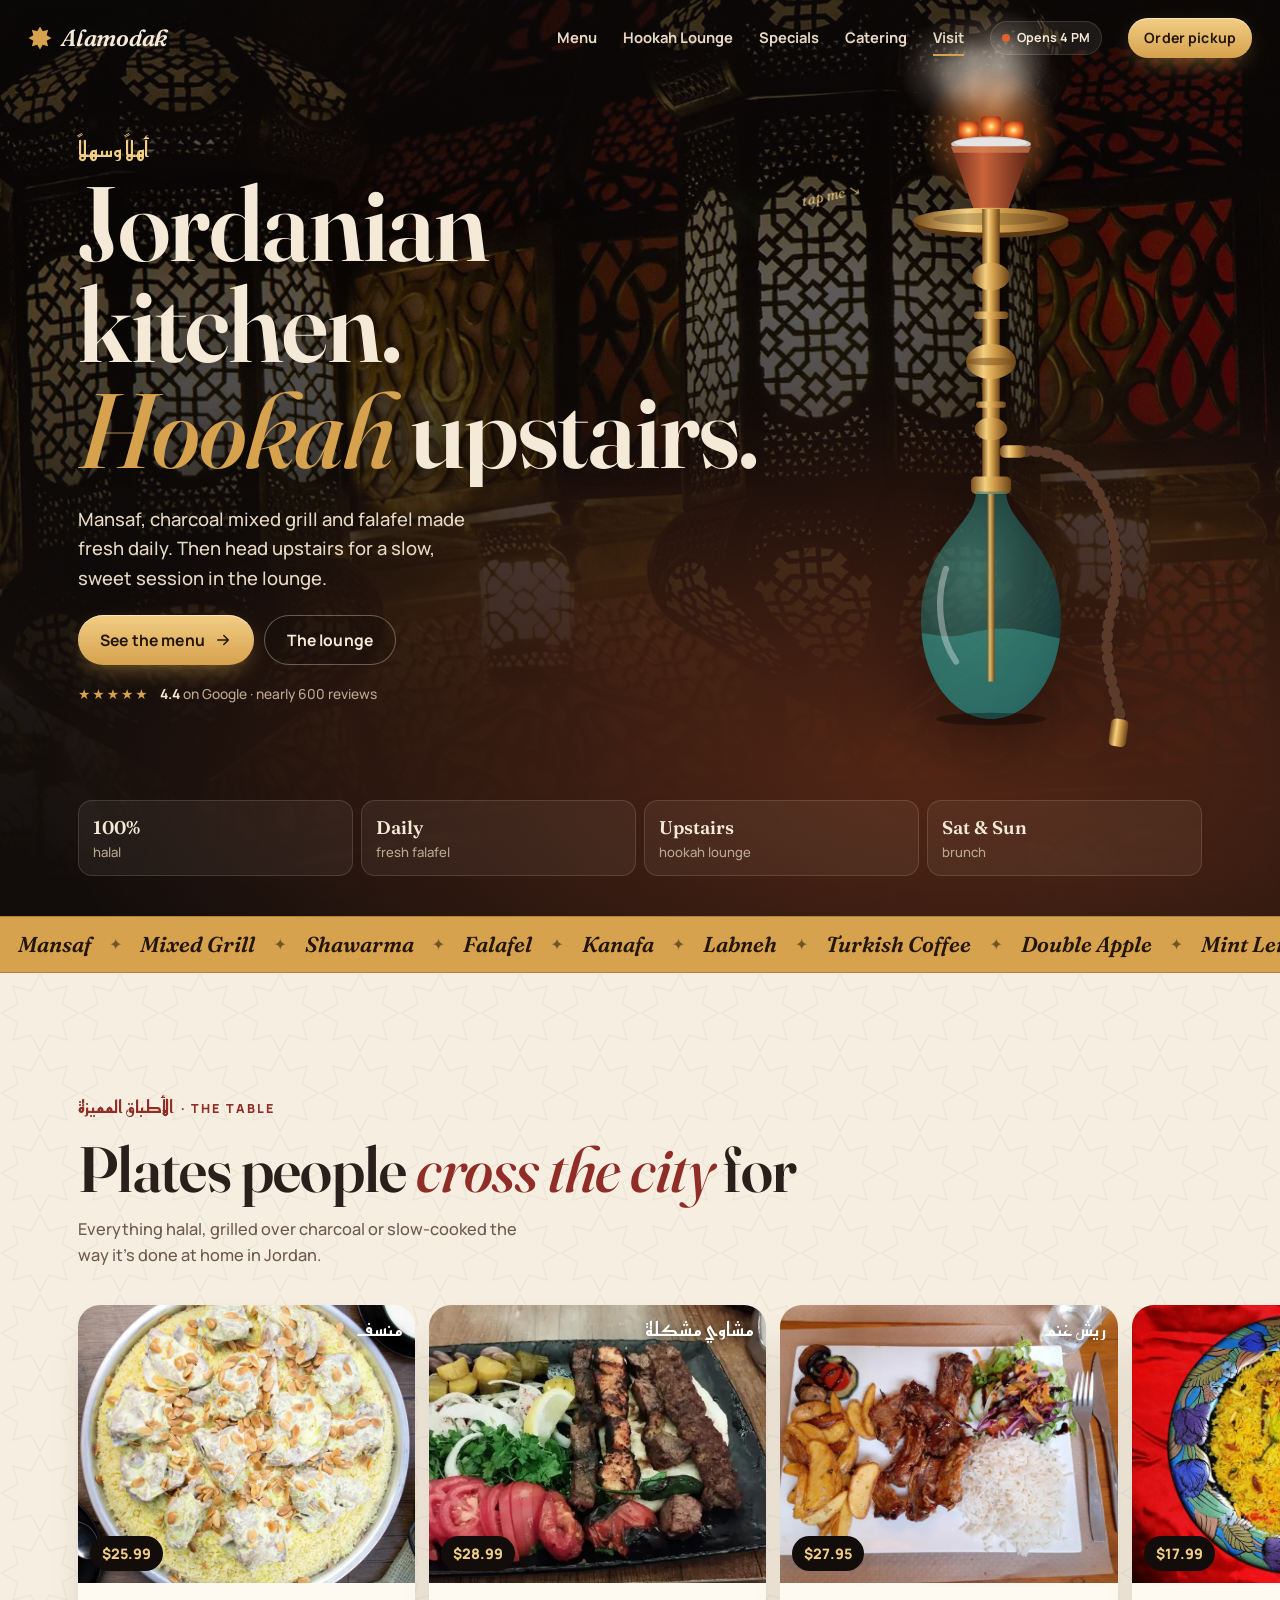
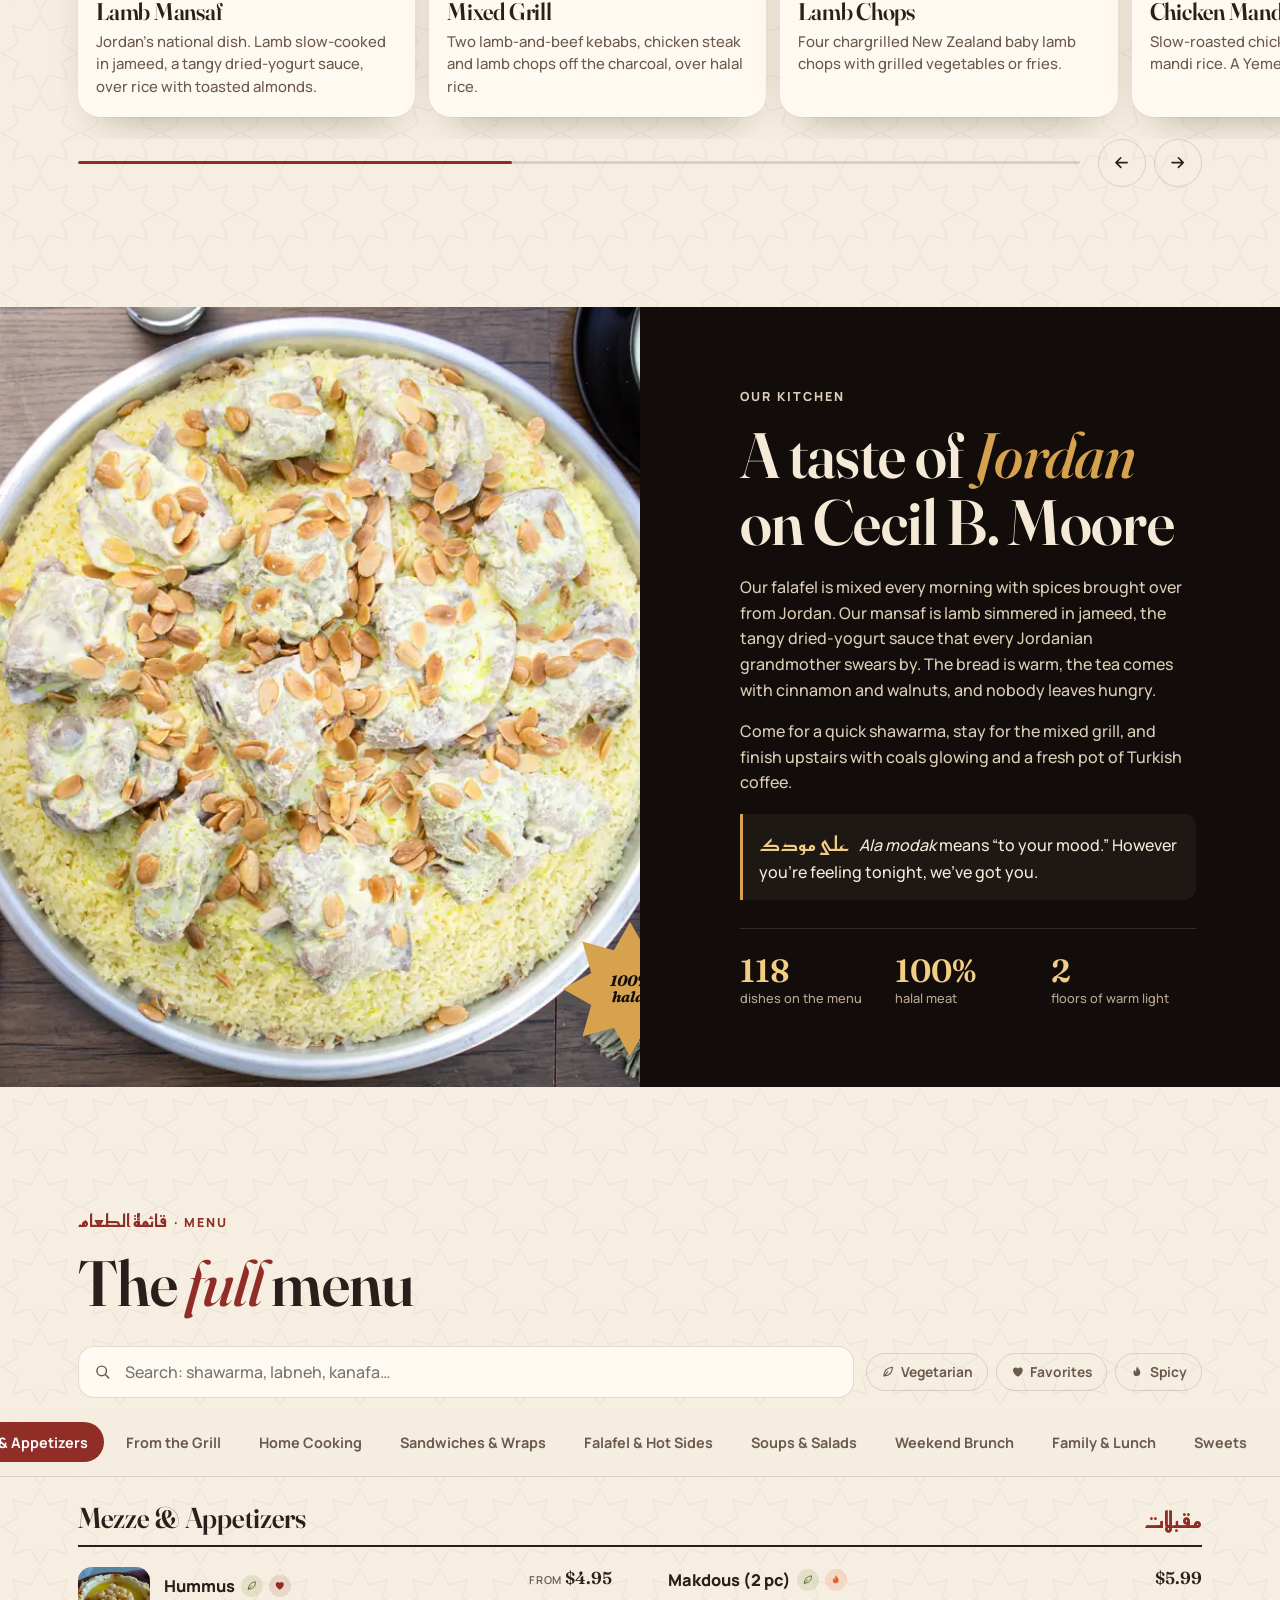
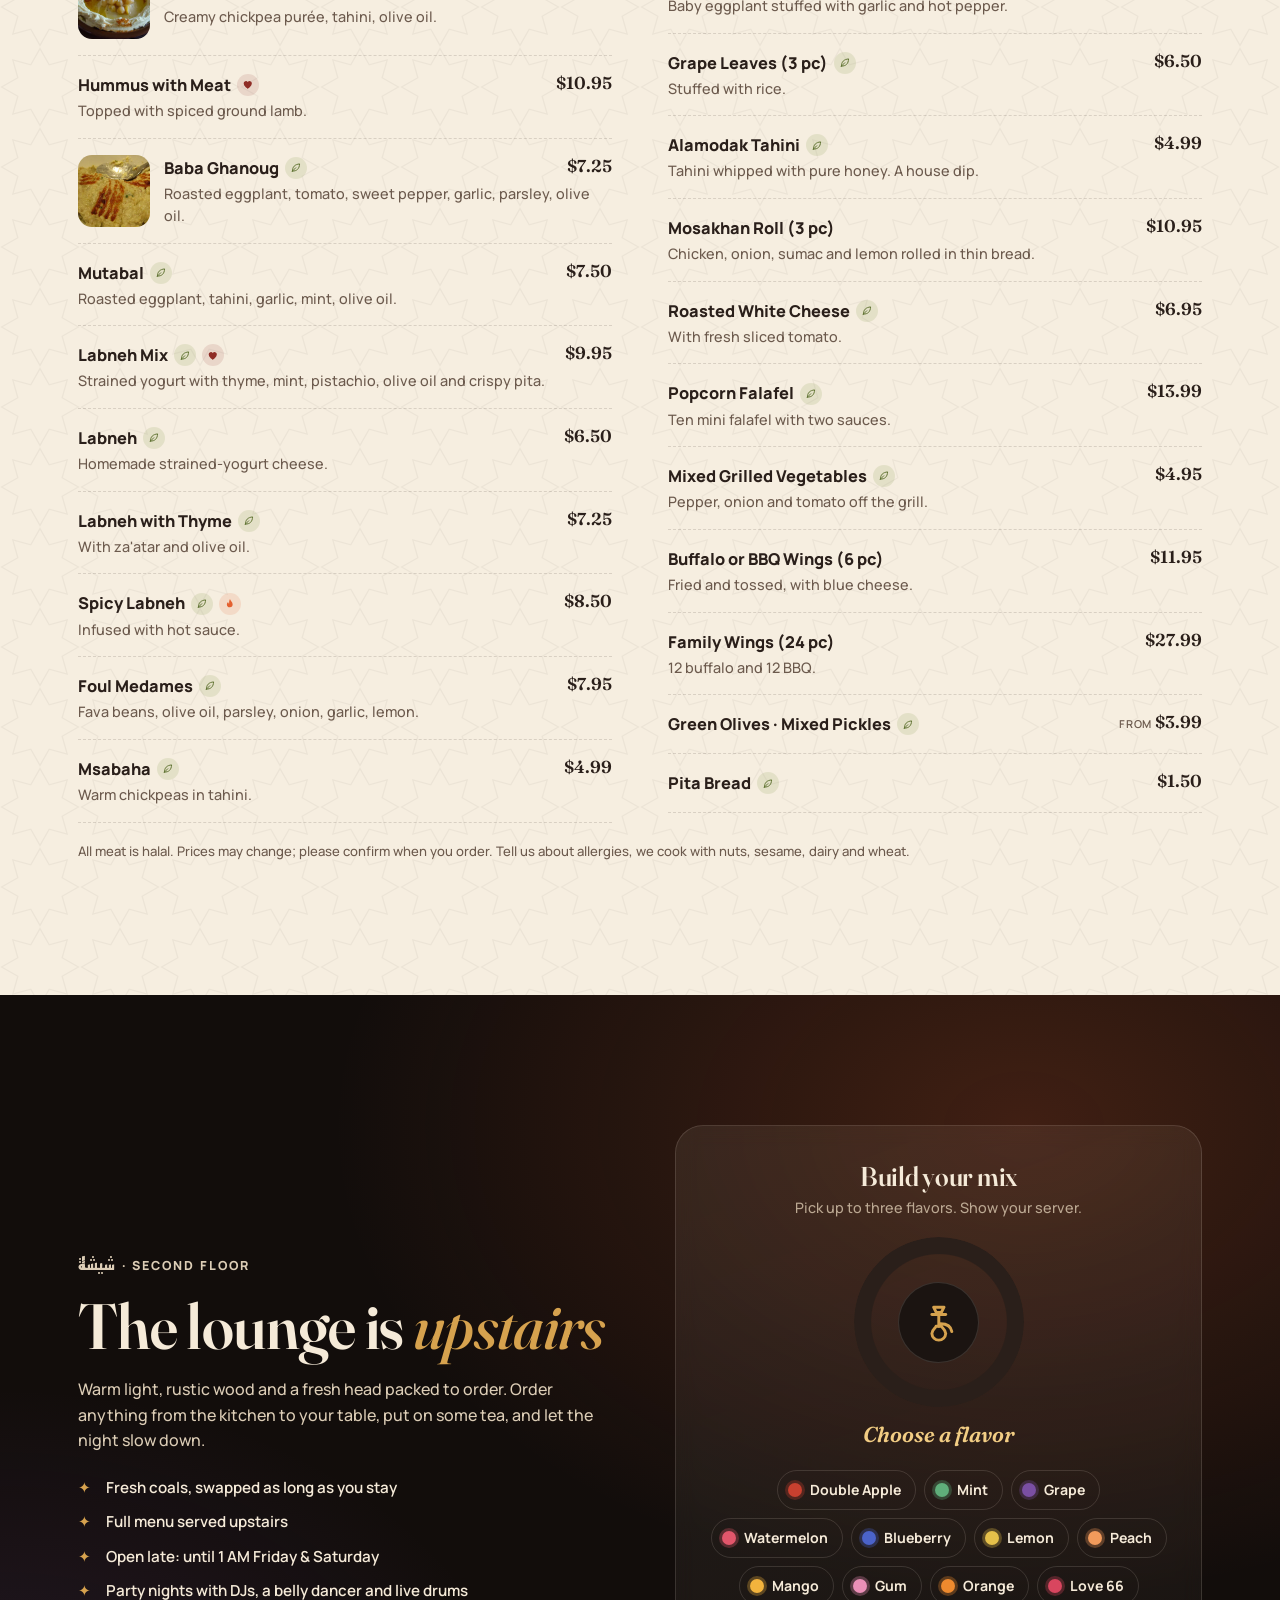
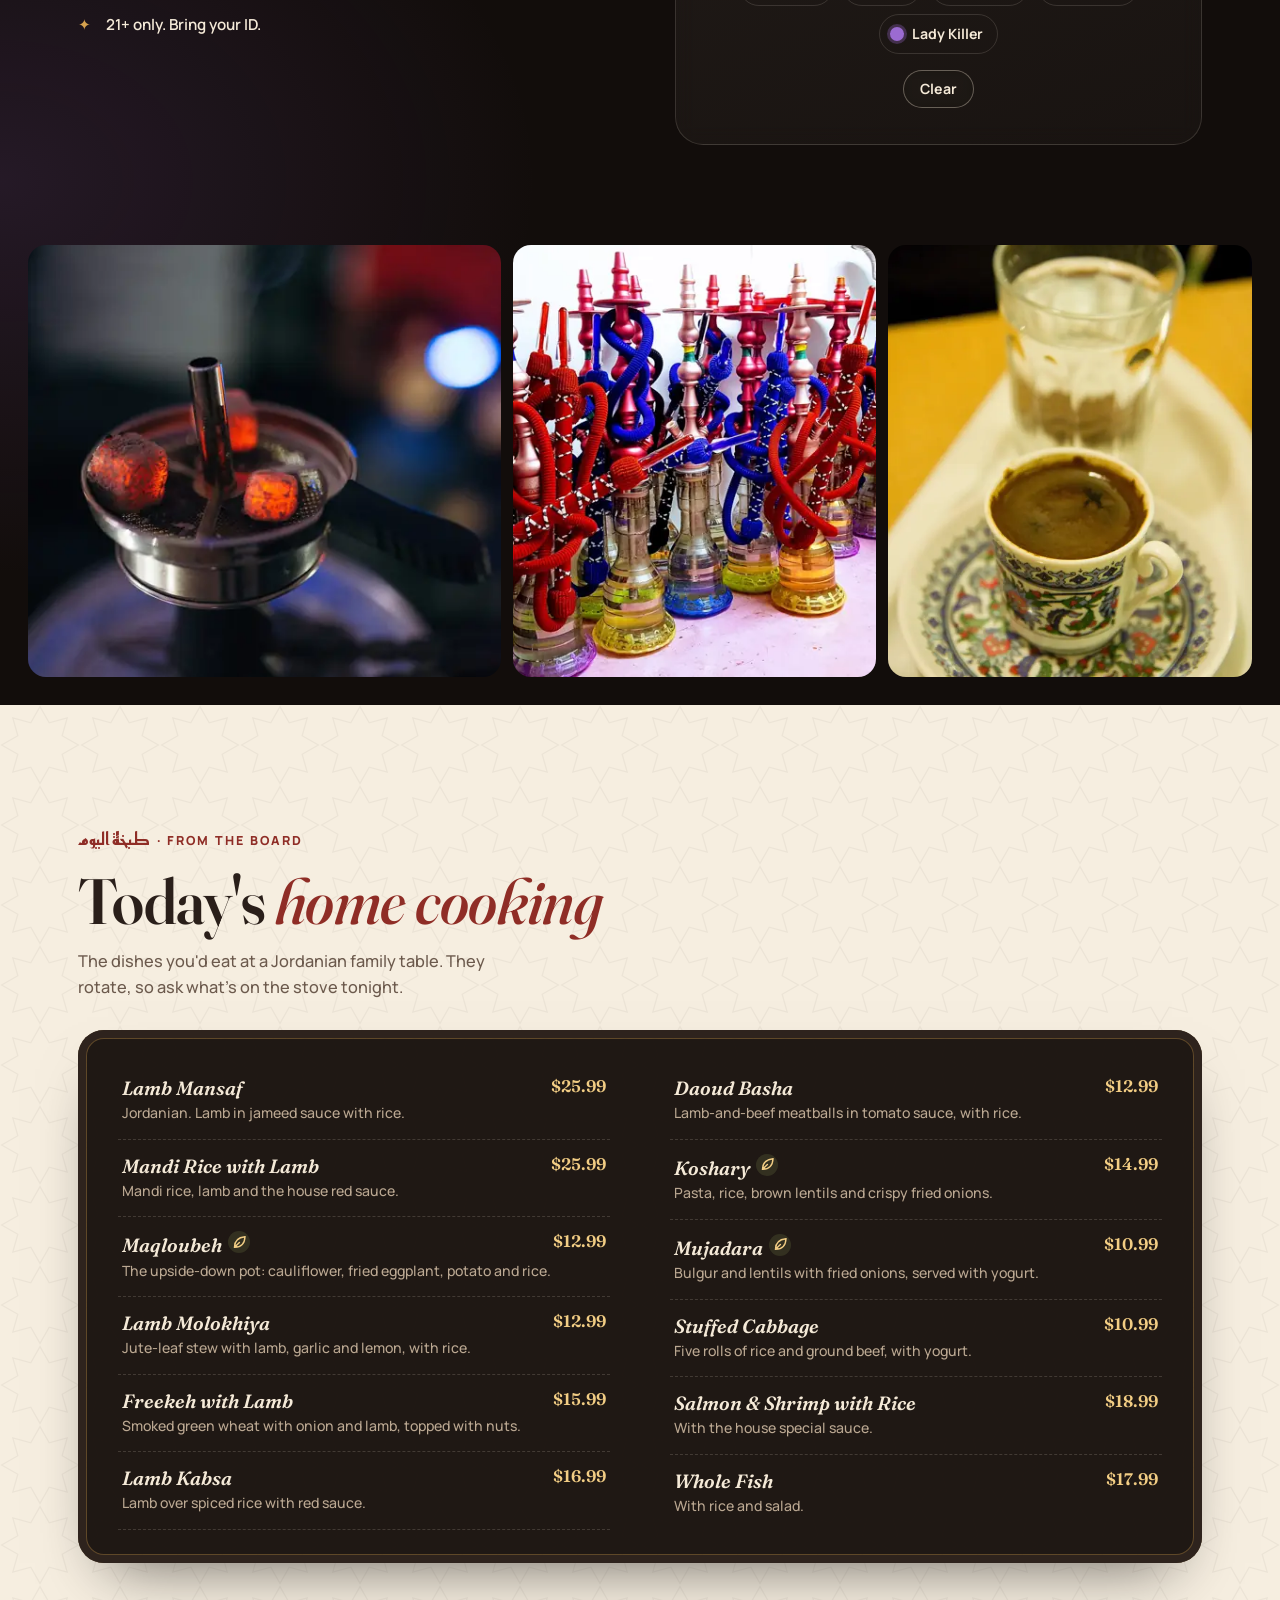
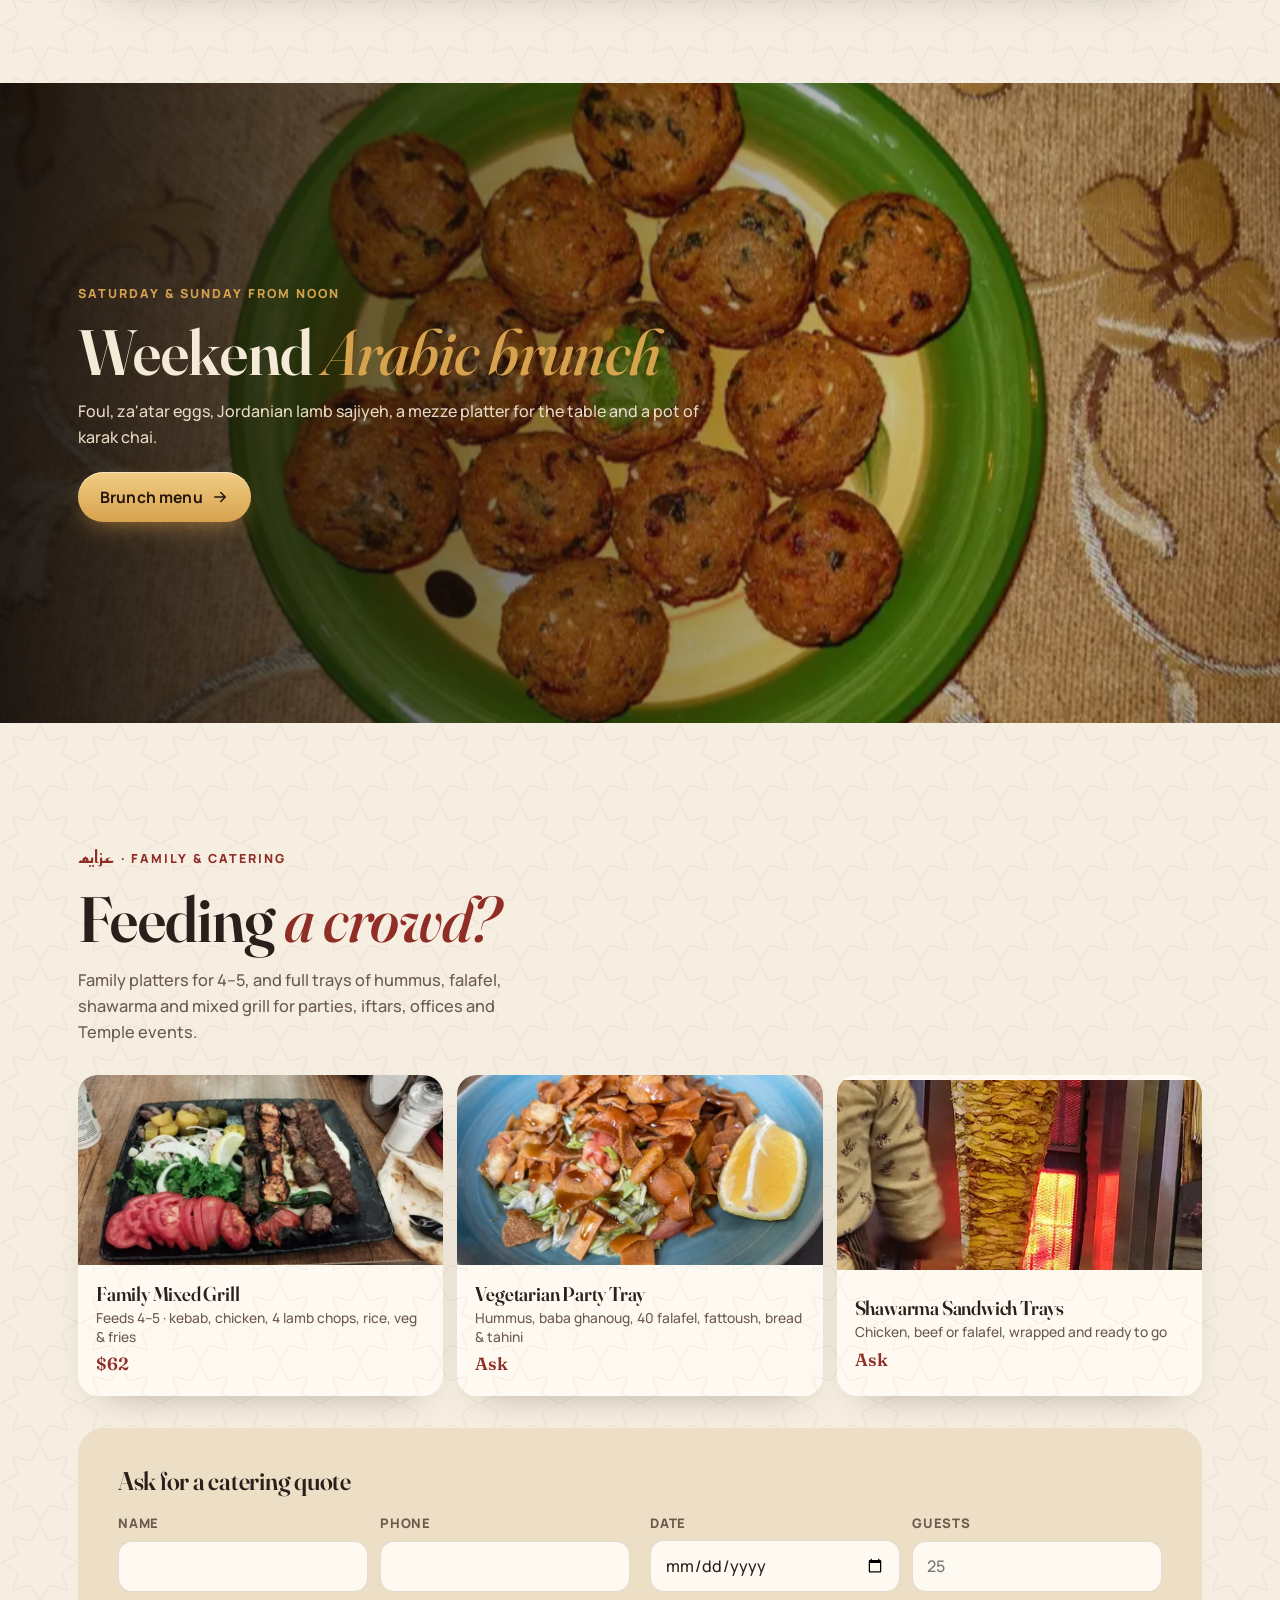
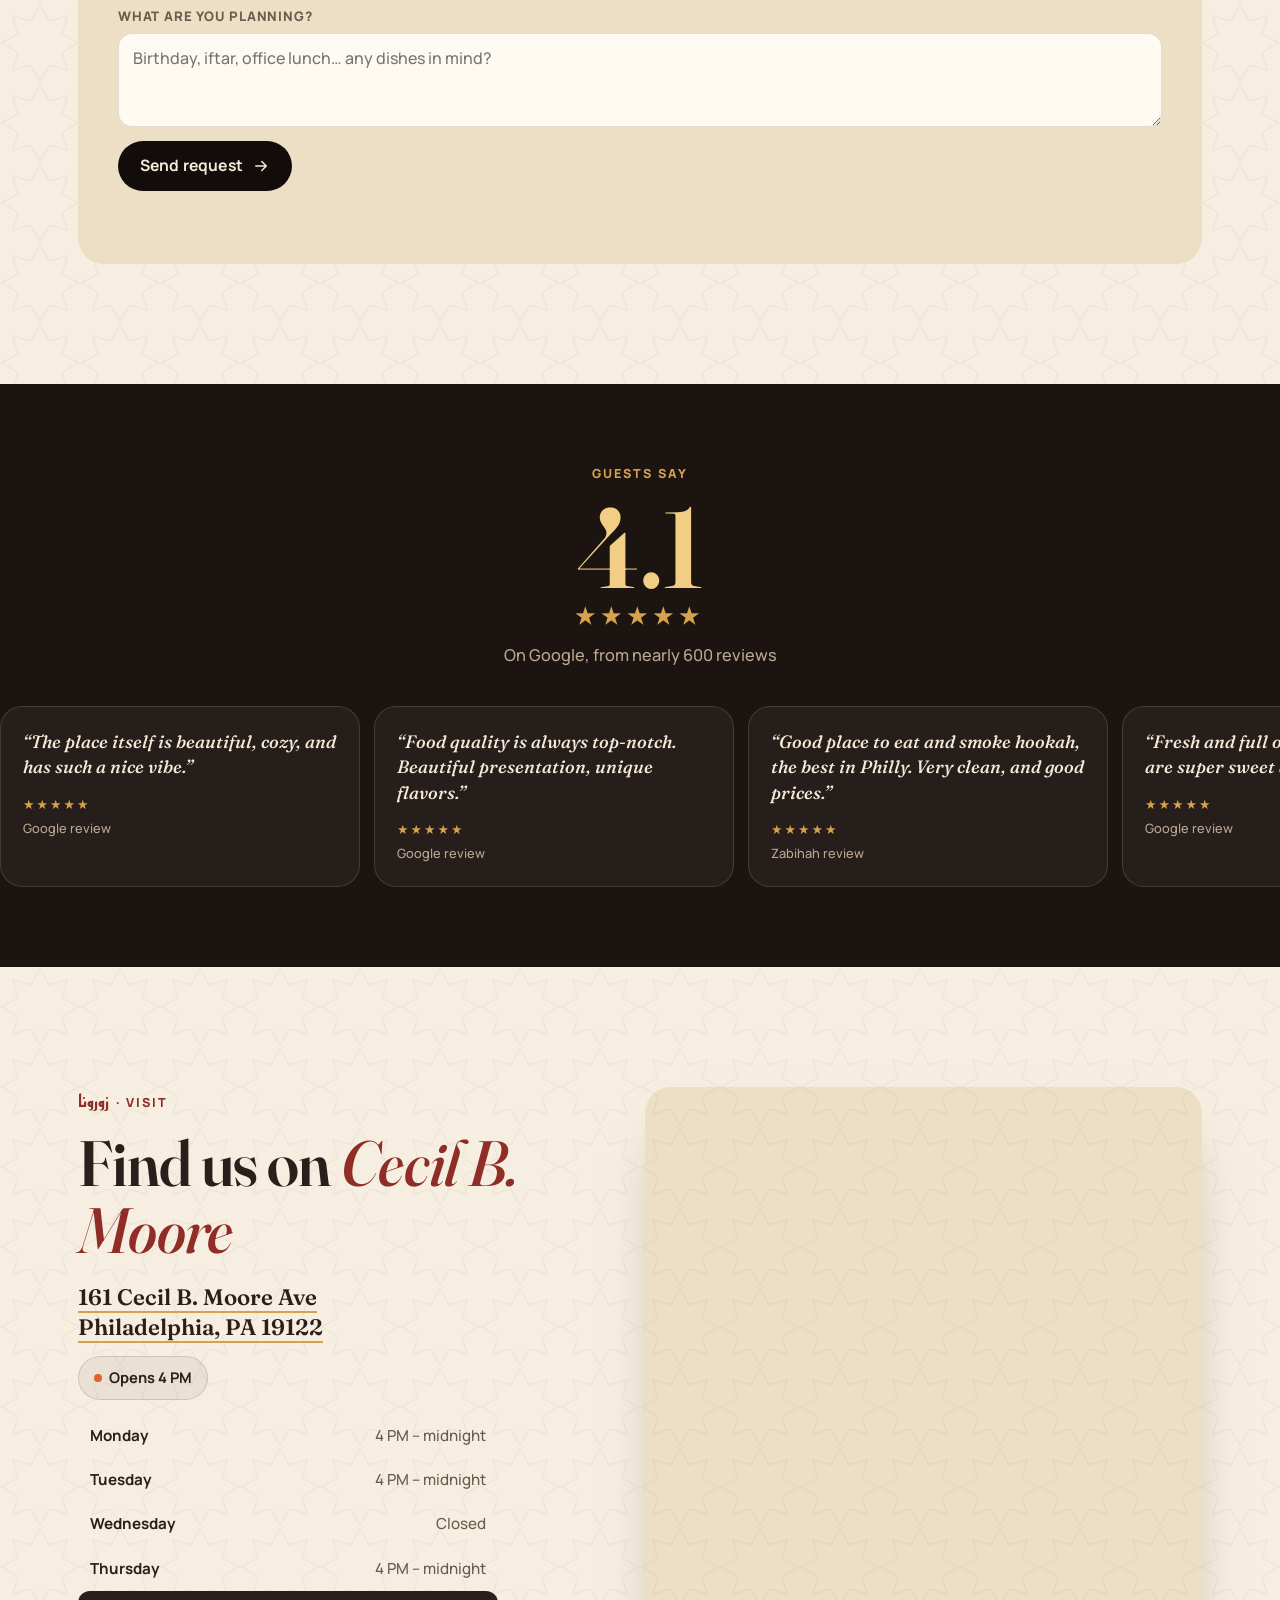
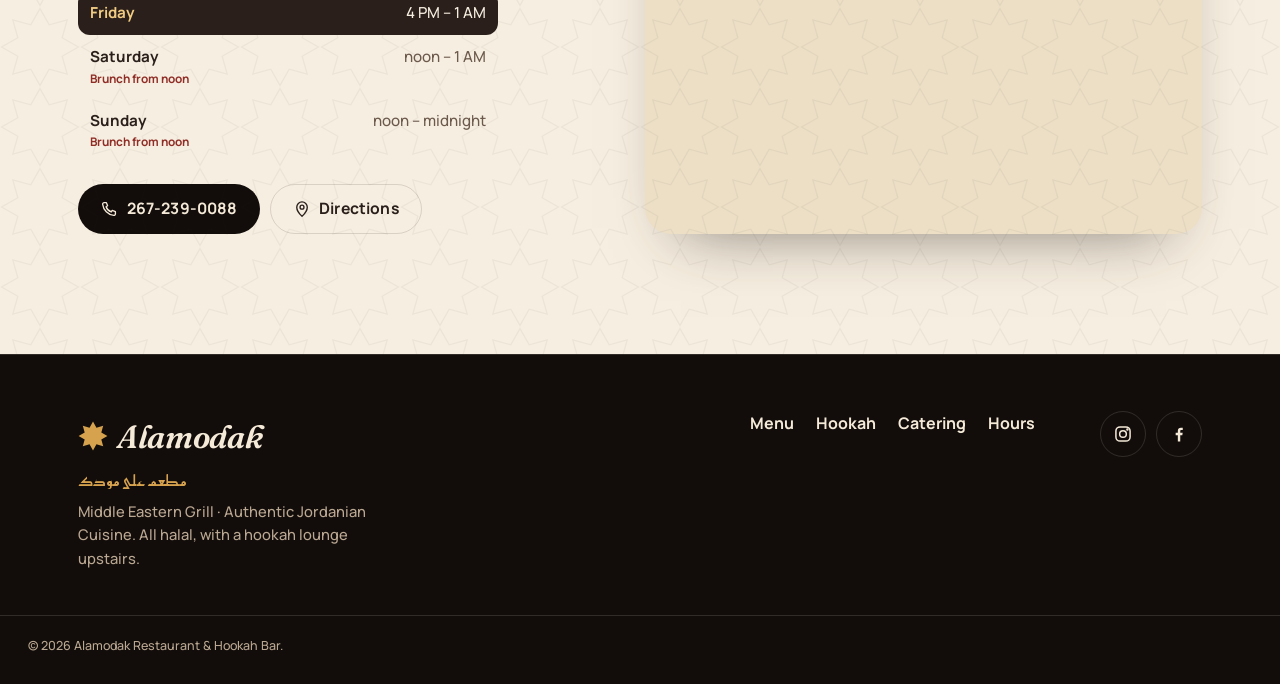
<file: index.html>
<!doctype html><html lang="en"><head><meta charset="utf-8"><meta name="viewport" content="width=device-width,initial-scale=1,viewport-fit=cover"><title>Alamodak | Jordanian Kitchen & Hookah Lounge, Philadelphia</title><meta name="description" content="Halal Jordanian and Middle Eastern kitchen on Cecil B. Moore Ave, Philadelphia. Mansaf, mixed grill, shawarma, falafel made daily, weekend brunch, and a hookah lounge upstairs."><meta name="theme-color" content="#120d0b"><link rel="icon" href="assets/icons/favicon.svg" type="image/svg+xml"><link rel="apple-touch-icon" href="assets/icons/apple-touch-icon.png"><link rel="manifest" href="manifest.webmanifest"><meta name="apple-mobile-web-app-capable" content="yes"><meta name="apple-mobile-web-app-status-bar-style" content="black-translucent"><meta name="apple-mobile-web-app-title" content="Alamodak"><meta property="og:type" content="restaurant"><meta property="og:title" content="Alamodak · Jordanian Kitchen & Hookah Lounge"><meta property="og:description" content="Mansaf, mixed grill, shawarma and falafel made daily. Hookah lounge upstairs. 161 Cecil B. Moore Ave, Philadelphia."><meta property="og:image" content="https://ebnabona.github.io/alamodak-webapp/assets/og.jpg"><meta property="og:image:width" content="1200"><meta property="og:image:height" content="630"><meta name="twitter:card" content="summary_large_image"><link rel="preconnect" href="https://fonts.googleapis.com"><link rel="preconnect" href="https://fonts.gstatic.com" crossorigin><link href="https://fonts.googleapis.com/css2?family=Fraunces:ital,opsz,wght@0,9..144,400..800;1,9..144,400..700&family=Manrope:wght@400;500;600;700;800&family=Reem+Kufi:wght@500;700&display=swap" rel="stylesheet"><link rel="stylesheet" href="assets/s.371c1063.css"><script type="application/ld+json">{
    "@context": "https://schema.org",
    "@type": "Restaurant",
    "name": "Alamodak Restaurant & Hookah Bar",
    "servesCuisine": ["Jordanian", "Middle Eastern", "Mediterranean", "Halal"],
    "telephone": "+1-267-239-0088",
    "priceRange": "$$",
    "address": {
      "@type": "PostalAddress",
      "streetAddress": "161 Cecil B. Moore Ave",
      "addressLocality": "Philadelphia",
      "addressRegion": "PA",
      "postalCode": "19122",
      "addressCountry": "US"
    },
    "geo": { "@type": "GeoCoordinates", "latitude": 39.9762511, "longitude": -75.137225 },
    "openingHoursSpecification": [
      { "@type": "OpeningHoursSpecification", "dayOfWeek": ["Monday", "Tuesday", "Thursday"], "opens": "16:00", "closes": "00:00" },
      { "@type": "OpeningHoursSpecification", "dayOfWeek": "Friday", "opens": "16:00", "closes": "01:00" },
      { "@type": "OpeningHoursSpecification", "dayOfWeek": "Saturday", "opens": "12:00", "closes": "01:00" },
      { "@type": "OpeningHoursSpecification", "dayOfWeek": "Sunday", "opens": "12:00", "closes": "00:00" }
    ],
    "acceptsReservations": "True",
    "sameAs": ["https://www.instagram.com/alamodakphilly/", "https://www.facebook.com/alamodak3"]
  }</script></head><body><a class="skip" href="#menu">Skip to the menu</a><svg width="0" height="0" style="position:absolute" aria-hidden="true"><defs><symbol id="star8" viewBox="0 0 100 100"><path d="M50 2 61.5 22.3 84 16 77.7 38.5 98 50 77.7 61.5 84 84 61.5 77.7 50 98 38.5 77.7 16 84 22.3 61.5 2 50 22.3 38.5 16 16 38.5 22.3Z"/></symbol><symbol id="i-menu" viewBox="0 0 24 24"><path fill="none" stroke="currentColor" stroke-width="1.8" stroke-linecap="round" d="M5 4h14M5 9.5h14M5 15h9M5 20.5h6"/></symbol><symbol id="i-hookah" viewBox="0 0 24 24"><g fill="none" stroke="currentColor" stroke-width="1.7" stroke-linecap="round" stroke-linejoin="round"><path d="M9 3h6l-1.5 3h-3z"/><path d="M8 7.2h8"/><path d="M12 7.5v6.5"/><path d="M10.4 14h3.2c.2 1 2.4 1.8 2.4 4.2A4 4 0 0 1 12 22a4 4 0 0 1-4-3.8c0-2.4 2.2-3.2 2.4-4.2z"/><path d="M13 12.5c4 0 6 1.5 6.5 4.5"/></g></symbol><symbol id="i-phone" viewBox="0 0 24 24"><path fill="none" stroke="currentColor" stroke-width="1.8" stroke-linejoin="round" d="M5.5 3.5h3l1.6 4.2-2 1.3a11 11 0 0 0 6.9 6.9l1.3-2 4.2 1.6v3a2 2 0 0 1-2.1 2A17 17 0 0 1 3.5 5.6a2 2 0 0 1 2-2.1z"/></symbol><symbol id="i-pin" viewBox="0 0 24 24"><g fill="none" stroke="currentColor" stroke-width="1.8"><path d="M12 21.5s7-6.3 7-12a7 7 0 1 0-14 0c0 5.7 7 12 7 12z"/><circle cx="12" cy="9.5" r="2.6"/></g></symbol><symbol id="i-bag" viewBox="0 0 24 24"><g fill="none" stroke="currentColor" stroke-width="1.8" stroke-linejoin="round"><path d="M4.5 8h15l-1.2 12.5H5.7z"/><path d="M8.5 10V6.5a3.5 3.5 0 0 1 7 0V10" stroke-linecap="round"/></g></symbol><symbol id="i-leaf" viewBox="0 0 24 24"><path fill="none" stroke="currentColor" stroke-width="2" stroke-linecap="round" d="M5 19C5 10 10 5 20 4c-.5 10-5.5 15-14.5 15zM5 19l7-7"/></symbol><symbol id="i-flame" viewBox="0 0 24 24"><path fill="currentColor" d="M12.5 2c.7 3.6 5.5 6 5.5 11.2A6 6 0 0 1 6 13.5c0-2.4 1.2-4 2.6-5.3.1 1.7.9 3 2.2 3.4C10.3 8 11.2 4.6 12.5 2z"/></symbol><symbol id="i-heart" viewBox="0 0 24 24"><path fill="currentColor" d="M12 20.5S3.5 15.3 3.5 9A4.6 4.6 0 0 1 12 6.4 4.6 4.6 0 0 1 20.5 9c0 6.3-8.5 11.5-8.5 11.5z"/></symbol><symbol id="i-search" viewBox="0 0 24 24"><g fill="none" stroke="currentColor" stroke-width="2" stroke-linecap="round"><circle cx="10.5" cy="10.5" r="6.5"/><path d="m20 20-4.6-4.6"/></g></symbol><symbol id="i-arrow" viewBox="0 0 24 24"><path fill="none" stroke="currentColor" stroke-width="2" stroke-linecap="round" stroke-linejoin="round" d="M5 12h14m-6-6 6 6-6 6"/></symbol><symbol id="i-insta" viewBox="0 0 24 24"><g fill="none" stroke="currentColor" stroke-width="1.8"><rect x="3.5" y="3.5" width="17" height="17" rx="5"/><circle cx="12" cy="12" r="4"/><circle cx="17.3" cy="6.7" r=".6" fill="currentColor"/></g></symbol><symbol id="i-fb" viewBox="0 0 24 24"><path fill="currentColor" d="M13.5 21v-7.5H16l.4-3h-2.9V8.7c0-.9.3-1.5 1.5-1.5h1.5V4.5a20 20 0 0 0-2.2-.1c-2.2 0-3.7 1.3-3.7 3.8v2.3H8v3h2.6V21z"/></symbol></defs></svg><header class="hdr" id="hdr"><a class="brand" href="#top" aria-label="Alamodak, home"><svg class="brand__star" aria-hidden="true"><use href="#star8"/></svg> <span class="brand__word">Alamodak</span></a><nav class="hdr__nav" aria-label="Sections"><a href="#menu">Menu</a> <a href="#lounge">Hookah Lounge</a> <a href="#specials">Specials</a> <a href="#catering">Catering</a> <a href="#visit">Visit</a></nav><span class="status" data-status><i></i><b>Checking hours</b></span> <a class="btn btn--gold btn--sm hdr__cta" data-order href="#" target="_blank" rel="noopener">Order pickup</a></header><main id="top"><section class="hero" aria-labelledby="hero-title"><div class="hero__bg" aria-hidden="true"><img src="assets/img/lanterns-sm.webp" srcset="assets/img/lanterns-sm.webp 760w, assets/img/lanterns.webp 1600w" sizes="100vw" alt="" fetchpriority="high"></div><canvas class="hero__smoke" id="smoke" aria-hidden="true"></canvas><div class="hero__inner"><div class="hero__copy"><a class="hero__event" id="heroEvent" href="#events" hidden></a><p class="hero__ar" lang="ar" dir="rtl">أهلاً وسهلاً</p><h1 class="hero__title" id="hero-title"><span class="line"><span>Jordanian kitchen.</span></span> <span class="line"><span><em>Hookah</em> upstairs.</span></span></h1><p class="hero__lede">Mansaf, charcoal mixed grill and falafel made fresh daily. Then head upstairs for a slow, sweet session in the lounge.</p><div class="hero__ctas"><a class="btn btn--gold" href="#menu">See the menu <svg><use href="#i-arrow"/></svg></a><a class="btn btn--ghost" href="#lounge">The lounge</a></div><a class="hero__rating" href="#reviews"><span class="stars" aria-hidden="true">★★★★★</span> <span><b data-count="4.4">4.4</b> on Google · nearly 600 reviews</span></a></div><button class="hookah" id="hookah" type="button" aria-label="Tap the hookah for a puff"><svg viewBox="0 0 240 520" aria-hidden="true"><defs><linearGradient id="g-brass" x1="0" x2="1"><stop offset="0" stop-color="#7a4e1d"/><stop offset=".35" stop-color="#f3cf7f"/><stop offset=".55" stop-color="#d6a24e"/><stop offset="1" stop-color="#6a4317"/></linearGradient><linearGradient id="g-clay" x1="0" x2="1"><stop offset="0" stop-color="#6e2b19"/><stop offset=".4" stop-color="#c9643c"/><stop offset="1" stop-color="#5a2214"/></linearGradient><radialGradient id="g-glass" cx=".38" cy=".35" r=".75"><stop offset="0" stop-color="#4fb3a6" stop-opacity=".55"/><stop offset=".6" stop-color="#1f6f6a" stop-opacity=".55"/><stop offset="1" stop-color="#0b2f33" stop-opacity=".85"/></radialGradient><radialGradient id="g-coal" cx=".5" cy=".5" r=".6"><stop offset="0" stop-color="#fff2b0"/><stop offset=".35" stop-color="#ff9a3c"/><stop offset="1" stop-color="#b3260f"/></radialGradient><radialGradient id="g-glow" cx=".5" cy=".5" r=".5"><stop offset="0" stop-color="#ff8a3a" stop-opacity=".75"/><stop offset="1" stop-color="#ff8a3a" stop-opacity="0"/></radialGradient><clipPath id="c-vase"><path d="M108 318c0 27-44 42-44 102 0 50 28 80 56 80s56-30 56-80c0-60-44-75-44-102z"/></clipPath></defs><path class="hk-hose" d="M146 286c58-6 86 66 70 128-12 48 14 80 6 96" fill="none" stroke="#2b1a14" stroke-width="9" stroke-linecap="round"/><path d="M146 286c58-6 86 66 70 128-12 48 14 80 6 96" fill="none" stroke="#5b3a2a" stroke-width="9" stroke-linecap="round" stroke-dasharray="2 7"/><rect x="215" y="500" width="14" height="22" rx="4" fill="url(#g-brass)" transform="rotate(8 222 511)"/><circle class="hk-glow" cx="120" cy="34" r="56" fill="url(#g-glow)"/><g class="hk-coals"><rect x="94" y="22" width="16" height="14" rx="3" fill="url(#g-coal)"/><rect x="112" y="18" width="16" height="16" rx="3" fill="url(#g-coal)"/><rect x="130" y="22" width="16" height="14" rx="3" fill="url(#g-coal)"/></g><ellipse cx="120" cy="40" rx="32" ry="6" fill="#c9c9c9"/><ellipse cx="120" cy="39" rx="29" ry="4" fill="#efefef" opacity=".7"/><path d="M88 42h64l-18 50h-28z" fill="url(#g-clay)"/><path d="M88 42h64l-2 5H90z" fill="#e48a5c" opacity=".6"/><ellipse cx="120" cy="104" rx="62" ry="11" fill="#5f3c16"/><ellipse cx="120" cy="101" rx="62" ry="10" fill="url(#g-brass)"/><ellipse cx="120" cy="100" rx="46" ry="5" fill="#000" opacity=".18"/><rect x="113" y="92" width="14" height="228" fill="url(#g-brass)"/><ellipse cx="120" cy="146" rx="15" ry="11" fill="url(#g-brass)"/><rect x="106" y="174" width="28" height="6" rx="3" fill="url(#g-brass)"/><ellipse cx="120" cy="214" rx="20" ry="14" fill="url(#g-brass)"/><ellipse cx="120" cy="214" rx="20" ry="3" fill="#7a4e1d" opacity=".5"/><rect x="108" y="246" width="24" height="5" rx="2.5" fill="url(#g-brass)"/><ellipse cx="120" cy="268" rx="13" ry="9" fill="url(#g-brass)"/><rect x="127" y="281" width="21" height="10" rx="4" fill="url(#g-brass)"/><rect x="104" y="306" width="32" height="14" rx="4" fill="url(#g-brass)"/><path d="M108 318c0 27-44 42-44 102 0 50 28 80 56 80s56-30 56-80c0-60-44-75-44-102z" fill="url(#g-glass)"/><g clip-path="url(#c-vase)"><path class="hk-water" d="M40 432c20-6 40 6 60 0s40-6 60 0 40 6 60 0v90H40z" fill="#3fa79a" opacity=".45"/><rect x="117" y="320" width="6" height="150" fill="url(#g-brass)" opacity=".85"/><g class="hk-bubbles" fill="#d9fff8" opacity=".85"><circle cx="120" cy="472" r="4"/><circle cx="114" cy="478" r="2.6"/><circle cx="126" cy="476" r="3"/><circle cx="118" cy="482" r="2"/></g></g><path d="M84 380c-8 22-6 54 8 74" fill="none" stroke="#fff" stroke-opacity=".35" stroke-width="5" stroke-linecap="round"/><ellipse cx="120" cy="500" rx="44" ry="5" fill="#000" opacity=".35"/></svg> <span class="hookah__hint">tap me</span></button></div><ul class="hero__facts" aria-label="Highlights"><li><b>100%</b> halal</li><li><b>Daily</b> fresh falafel</li><li><b>Upstairs</b> hookah lounge</li><li><b>Sat &amp; Sun</b> brunch</li></ul></section><div class="ticker" aria-hidden="true"><div class="ticker__track"><span>Mansaf</span><i>✦</i><span>Mixed Grill</span><i>✦</i><span>Shawarma</span><i>✦</i><span>Falafel</span><i>✦</i><span>Kanafa</span><i>✦</i><span>Labneh</span><i>✦</i><span>Turkish Coffee</span><i>✦</i><span>Double Apple</span><i>✦</i><span>Mint Lemonade</span><i>✦</i></div></div><section class="events" id="events" aria-labelledby="events-title" hidden><div class="wrap events__grid"><figure class="events__flyer reveal"><img id="evImg" alt="" loading="lazy" decoding="async"></figure><div class="events__copy reveal"><p class="eyebrow eyebrow--light"><span lang="ar">سهرة</span> · <span id="evWhen">Coming up</span></p><h2 id="events-title"></h2><p class="events__day" id="evDay"></p><ul class="events__lines" id="evLines"></ul><p class="events__blurb" id="evBlurb"></p><div class="events__ctas"><a class="btn btn--gold" data-call href="#"><svg><use href="#i-phone"/></svg><span id="evCta">Call to book</span></a> <a class="btn btn--ghost" data-insta href="#" target="_blank" rel="noopener"><svg><use href="#i-insta"/></svg>Instagram</a></div></div></div></section><section class="sec sec--paper" id="signature" aria-labelledby="sig-title"><div class="wrap"><header class="sec__head reveal"><p class="eyebrow"><span lang="ar">الأطباق المميزة</span> · The table</p><h2 id="sig-title">Plates people <em>cross the city</em> for</h2><p class="sec__lede">Everything halal, grilled over charcoal or slow-cooked the way it's done at home in Jordan.</p></header></div><div class="rail" id="sigRail" tabindex="0" aria-label="Signature dishes, scroll sideways"></div><div class="wrap rail__foot"><div class="rail__bar"><i id="sigBar"></i></div><div class="rail__btns"><button type="button" class="round" data-rail="-1" aria-label="Previous dishes"><svg style="transform:scaleX(-1)"><use href="#i-arrow"/></svg></button> <button type="button" class="round" data-rail="1" aria-label="Next dishes"><svg><use href="#i-arrow"/></svg></button></div></div></section><section class="story" aria-labelledby="story-title"><div class="story__img reveal"><img src="assets/img/mansaf-sm.webp" srcset="assets/img/mansaf-sm.webp 760w, assets/img/mansaf.webp 1600w" sizes="(min-width: 900px) 45vw, 100vw" alt="A large tray of mansaf: lamb on yellow rice scattered with almonds" loading="lazy" decoding="async"> <span class="story__stamp" aria-hidden="true"><svg><use href="#star8"/></svg><b>100%<br>halal</b></span></div><div class="story__copy reveal"><p class="eyebrow eyebrow--light">Our kitchen</p><h2 id="story-title">A taste of <em>Jordan</em> on Cecil B. Moore</h2><p>Our falafel is mixed every morning with spices brought over from Jordan. Our mansaf is lamb simmered in jameed, the tangy dried-yogurt sauce that every Jordanian grandmother swears by. The bread is warm, the tea comes with cinnamon and walnuts, and nobody leaves hungry.</p><p>Come for a quick shawarma, stay for the mixed grill, and finish upstairs with coals glowing and a fresh pot of Turkish coffee.</p><p class="story__name"><span lang="ar" dir="rtl">على مودك</span> <i>Ala modak</i> means “to your mood.” However you're feeling tonight, we've got you.</p><dl class="story__stats"><div><dt id="dishCount">100+</dt><dd>dishes on the menu</dd></div><div><dt>100%</dt><dd>halal meat</dd></div><div><dt>2</dt><dd>floors of warm light</dd></div></dl></div></section><section class="sec sec--paper menu" id="menu" aria-labelledby="menu-title"><div class="wrap"><header class="sec__head reveal"><p class="eyebrow"><span lang="ar">قائمة الطعام</span> · Menu</p><h2 id="menu-title">The <em>full</em> menu</h2></header><div class="menu__tools"><label class="search"><svg aria-hidden="true"><use href="#i-search"/></svg> <span class="sr">Search the menu</span> <input id="menuSearch" type="search" placeholder="Search: shawarma, labneh, kanafa…" autocomplete="off" enterkeyhint="search"></label><div class="filters" role="group" aria-label="Filters"><button type="button" class="filter" data-filter="v" aria-pressed="false"><svg><use href="#i-leaf"/></svg>Vegetarian</button> <button type="button" class="filter" data-filter="pop" aria-pressed="false"><svg><use href="#i-heart"/></svg>Favorites</button> <button type="button" class="filter" data-filter="spicy" aria-pressed="false"><svg><use href="#i-flame"/></svg>Spicy</button></div></div></div><nav class="chips" id="menuChips" aria-label="Menu categories"></nav><div class="wrap"><div class="menu__panel" id="menuPanel" aria-live="polite"></div><p class="menu__fine">All meat is halal. Prices may change; please confirm when you order. Tell us about allergies, we cook with nuts, sesame, dairy and wheat.</p></div></section><section class="lounge" id="lounge" aria-labelledby="lounge-title"><div class="lounge__embers" aria-hidden="true"></div><div class="wrap lounge__grid"><div class="lounge__copy reveal"><p class="eyebrow eyebrow--light"><span lang="ar">شيشة</span> · Second floor</p><h2 id="lounge-title">The lounge is <em>upstairs</em></h2><p>Warm light, rustic wood and a fresh head packed to order. Order anything from the kitchen to your table, put on some tea, and let the night slow down.</p><ul class="ticks"><li>Fresh coals, swapped as long as you stay</li><li>Full menu served upstairs</li><li>Open late: until 1 AM Friday &amp; Saturday</li><li>Party nights with DJs, a belly dancer and live drums</li><li>21+ only. Bring your ID.</li></ul></div><div class="mixer reveal" aria-labelledby="mix-title"><div class="mixer__head"><h3 id="mix-title">Build your mix</h3><p>Pick up to three flavors. Show your server.</p></div><div class="mixer__bowl" aria-hidden="true"><div class="mixer__ring" id="mixRing"></div><div class="mixer__core"><svg><use href="#i-hookah"/></svg></div></div><p class="mixer__name" id="mixName" aria-live="polite">Choose a flavor</p><div class="mixer__chips" id="mixChips" role="group" aria-label="Hookah flavors"></div><button type="button" class="btn btn--ghost btn--sm mixer__reset" id="mixReset">Clear</button></div></div><div class="lounge__photos"><figure class="reveal"><img src="assets/img/coals-sm.webp" alt="Glowing coals on a hookah bowl at night" loading="lazy" decoding="async"></figure><figure class="reveal"><img src="assets/img/hookahs-sm.webp" alt="A row of colorful glass hookahs" loading="lazy" decoding="async"></figure><figure class="reveal"><img src="assets/img/coffee-sm.webp" alt="Turkish coffee in a patterned cup with a glass of water" loading="lazy" decoding="async"></figure></div></section><section class="sec sec--paper" id="specials" aria-labelledby="spec-title"><div class="wrap"><header class="sec__head reveal"><p class="eyebrow"><span lang="ar">طبخة اليوم</span> · From the board</p><h2 id="spec-title">Today's <em>home cooking</em></h2><p class="sec__lede">The dishes you'd eat at a Jordanian family table. They rotate, so ask what's on the stove tonight.</p></header><div class="board reveal" id="specialsBoard"></div></div></section><section class="brunch" aria-labelledby="brunch-title"><img src="assets/img/falafel-sm.webp" alt="" class="brunch__img" loading="lazy" decoding="async"><div class="brunch__copy reveal"><p class="eyebrow eyebrow--light">Saturday &amp; Sunday from noon</p><h2 id="brunch-title">Weekend <em>Arabic brunch</em></h2><p>Foul, za'atar eggs, Jordanian lamb sajiyeh, a mezze platter for the table and a pot of karak chai.</p><a class="btn btn--gold" href="#menu" data-jump="brunch">Brunch menu <svg><use href="#i-arrow"/></svg></a></div></section><section class="sec sec--paper" id="catering" aria-labelledby="cat-title"><div class="wrap cat"><header class="sec__head reveal"><p class="eyebrow"><span lang="ar">عزايم</span> · Family &amp; catering</p><h2 id="cat-title">Feeding <em>a crowd?</em></h2><p class="sec__lede">Family platters for 4–5, and full trays of hummus, falafel, shawarma and mixed grill for parties, iftars, offices and Temple events.</p></header><div class="cat__grid"><article class="cat__card reveal"><img src="assets/img/mixed-grill-sm.webp" alt="Mixed grill platter with kebabs, tomatoes and onions" loading="lazy" decoding="async"><div><h3>Family Mixed Grill</h3><p>Feeds 4–5 · kebab, chicken, 4 lamb chops, rice, veg &amp; fries</p><b>$62</b></div></article><article class="cat__card reveal"><img src="assets/img/fattoush-sm.webp" alt="Fattoush salad with crispy pita" loading="lazy" decoding="async"><div><h3>Vegetarian Party Tray</h3><p>Hummus, baba ghanoug, 40 falafel, fattoush, bread &amp; tahini</p><b>Ask</b></div></article><article class="cat__card reveal"><img src="assets/img/shawarma-sm.webp" alt="Chicken shawarma turning on the spit" loading="lazy" decoding="async"><div><h3>Shawarma Sandwich Trays</h3><p>Chicken, beef or falafel, wrapped and ready to go</p><b>Ask</b></div></article></div><form class="form reveal" id="cateringForm" novalidate><h3>Ask for a catering quote</h3><div class="form__row"><label>Name<input name="name" required autocomplete="name"></label> <label>Phone<input name="phone" type="tel" required autocomplete="tel" inputmode="tel"></label></div><div class="form__row"><label>Date<input name="date" type="date" required></label> <label>Guests<input name="guests" type="number" min="5" inputmode="numeric" placeholder="25"></label></div><label>What are you planning?<textarea name="notes" rows="3" placeholder="Birthday, iftar, office lunch… any dishes in mind?"></textarea></label> <button class="btn btn--ink" type="submit">Send request <svg><use href="#i-arrow"/></svg></button><p class="form__msg" id="formMsg" role="status"></p></form></div></section><section class="reviews" id="reviews" aria-labelledby="rev-title"><div class="wrap"><header class="sec__head sec__head--center reveal"><p class="eyebrow eyebrow--light">Guests say</p><h2 id="rev-title"><span class="big" data-count="4.4">4.4</span><span class="stars" aria-hidden="true">★★★★★</span></h2><p class="sec__lede">On Google, from nearly 600 reviews</p></header></div><div class="quotes" id="quotes"></div></section><section class="sec sec--paper visit" id="visit" aria-labelledby="visit-title"><div class="wrap visit__grid"><div class="reveal"><p class="eyebrow"><span lang="ar">زورونا</span> · Visit</p><h2 id="visit-title">Find us on <em>Cecil B. Moore</em></h2><address><a data-directions href="#" target="_blank" rel="noopener">161 Cecil B. Moore Ave<br>Philadelphia, PA 19122</a></address><p class="visit__status"><span class="status status--lg" data-status><i></i><b>Checking hours</b></span></p><ul class="hours" id="hours"></ul><div class="visit__ctas"><a class="btn btn--ink" data-call href="#"><svg><use href="#i-phone"/></svg><span data-phone>267-239-0088</span></a> <a class="btn btn--line" data-directions href="#" target="_blank" rel="noopener"><svg><use href="#i-pin"/></svg>Directions</a></div></div><div class="map reveal"><iframe title="Map showing Alamodak at 161 Cecil B. Moore Ave" data-src="map" loading="lazy" referrerpolicy="no-referrer-when-downgrade"></iframe></div></div></section></main><footer class="ftr"><div class="wrap ftr__grid"><div><a class="brand brand--lg" href="#top"><svg class="brand__star" aria-hidden="true"><use href="#star8"/></svg><span class="brand__word">Alamodak</span></a><p class="ftr__ar" lang="ar" dir="rtl">مطعم على مودك</p><p>Middle Eastern Grill · Authentic Jordanian Cuisine. All halal, with a hookah lounge upstairs.</p></div><div class="ftr__links"><a href="#menu">Menu</a><a href="#lounge">Hookah</a><a href="#catering">Catering</a><a href="#visit">Hours</a></div><div class="ftr__social"><a data-insta href="#" target="_blank" rel="noopener" aria-label="Instagram"><svg><use href="#i-insta"/></svg></a><a data-fb href="#" target="_blank" rel="noopener" aria-label="Facebook"><svg><use href="#i-fb"/></svg></a></div></div><p class="ftr__fine wrap">© <span id="year">2026</span> Alamodak Restaurant &amp; Hookah Bar.</p></footer><nav class="dock" aria-label="Quick actions"><a href="#menu"><svg><use href="#i-menu"/></svg>Menu</a> <a href="#lounge"><svg><use href="#i-hookah"/></svg>Hookah</a> <a class="dock__main" data-order href="#" target="_blank" rel="noopener"><svg><use href="#i-bag"/></svg>Order</a> <a data-call href="#"><svg><use href="#i-phone"/></svg>Call</a> <a data-directions href="#" target="_blank" rel="noopener"><svg><use href="#i-pin"/></svg>Visit</a></nav><script src="assets/a.d06d57b1.js"></script></body></html>
</file>
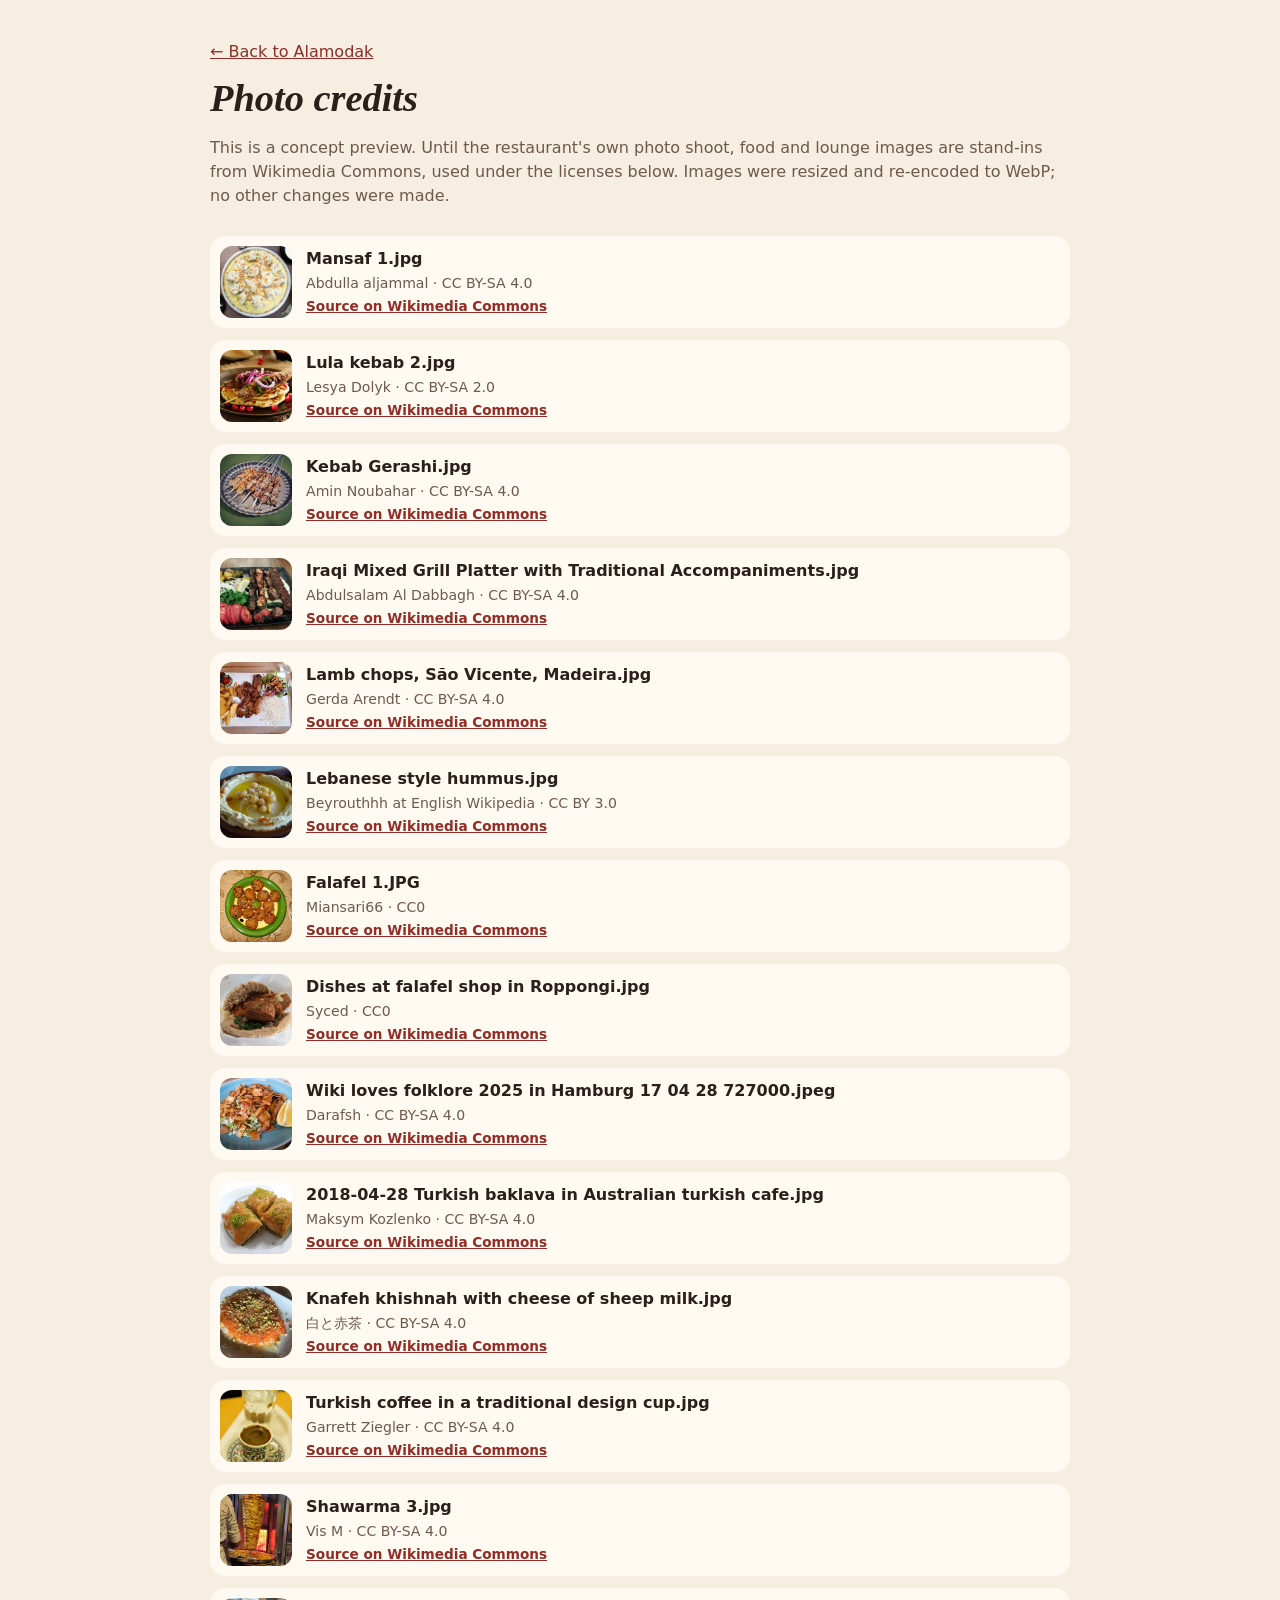
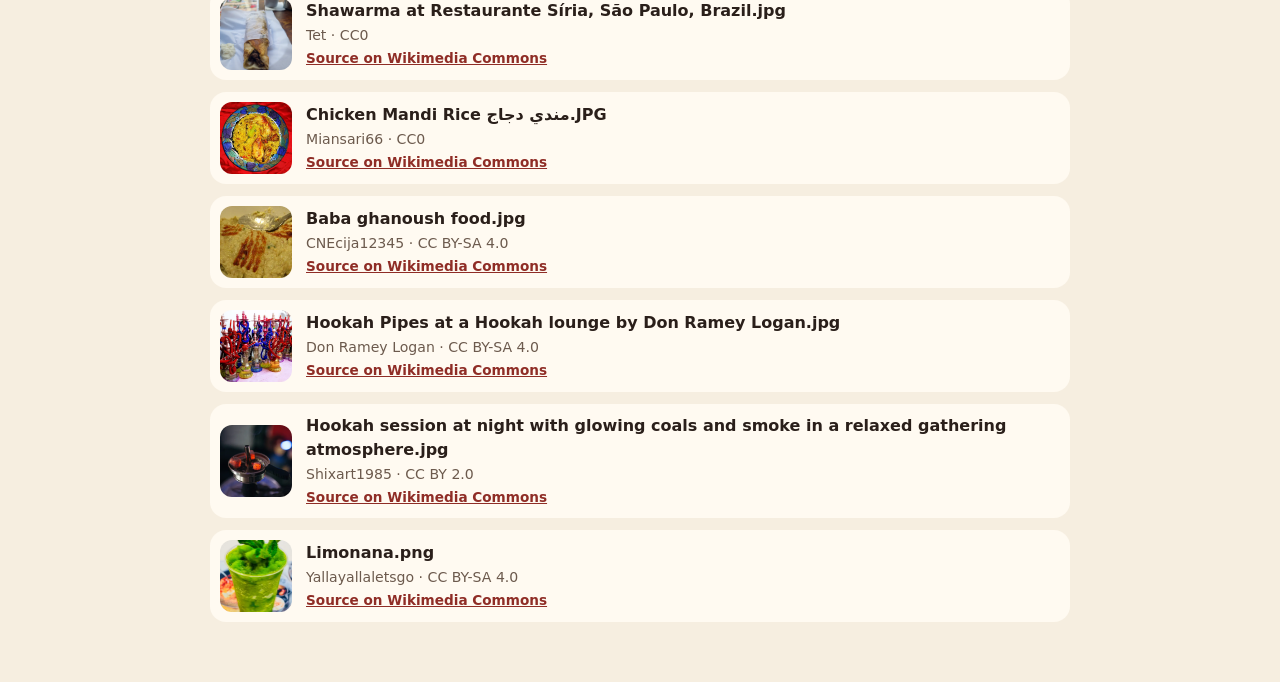
<file: credits.html>
<!doctype html><html lang="en"><head><meta charset="utf-8"><meta name="viewport" content="width=device-width,initial-scale=1,viewport-fit=cover"><title>Photo Credits | Alamodak</title><meta name="robots" content="noindex"><link rel="icon" href="assets/icons/favicon.svg" type="image/svg+xml"><style>:root{--ink:#120d0b;--paper:#f6eee0;--gold:#d6a24e;--t:#2a1f1a;--m:#6c5a4d}body{margin:0;background:var(--paper);color:var(--t);font:500 16px/1.5 system-ui,-apple-system,sans-serif}main{max-width:860px;margin:0 auto;padding:40px 16px 60px}a{color:#8f2d26}h1{font:italic 600 2.4rem Georgia,serif;margin:12px 0 8px}p{color:var(--m)}ul{list-style:none;padding:0;margin:28px 0 0;display:grid;gap:12px}li{display:grid;grid-template-columns:72px 1fr;gap:14px;align-items:center;background:#fffaf1;border-radius:16px;padding:10px}li img{width:72px;height:72px;object-fit:cover;border-radius:12px}li div{display:grid;gap:2px;min-width:0}li b{overflow-wrap:anywhere}li span{font-size:.88rem;color:var(--m);overflow-wrap:anywhere}li a{font-size:.85rem;font-weight:700}</style></head><body><main><a href="./">← Back to Alamodak</a><h1>Photo credits</h1><p>This is a concept preview. Until the restaurant's own photo shoot, food and lounge images are stand-ins from Wikimedia Commons, used under the licenses below. Images were resized and re-encoded to WebP; no other changes were made.</p><ul><li><img src="assets/img/mansaf-sm.webp" alt="" loading="lazy"><div><b>Mansaf 1.jpg</b><span>Abdulla aljammal · CC BY-SA 4.0</span><a href="https://commons.wikimedia.org/wiki/File:Mansaf_1.jpg" target="_blank" rel="noopener">Source on Wikimedia Commons</a></div></li><li><img src="assets/img/kebab-sm.webp" alt="" loading="lazy"><div><b>Lula kebab 2.jpg</b><span>Lesya Dolyk · CC BY-SA 2.0</span><a href="https://commons.wikimedia.org/wiki/File:Lula_kebab_2.jpg" target="_blank" rel="noopener">Source on Wikimedia Commons</a></div></li><li><img src="assets/img/skewers-sm.webp" alt="" loading="lazy"><div><b>Kebab Gerashi.jpg</b><span>Amin Noubahar · CC BY-SA 4.0</span><a href="https://commons.wikimedia.org/wiki/File:Kebab_Gerashi.jpg" target="_blank" rel="noopener">Source on Wikimedia Commons</a></div></li><li><img src="assets/img/mixed-grill-sm.webp" alt="" loading="lazy"><div><b>Iraqi Mixed Grill Platter with Traditional Accompaniments.jpg</b><span>Abdulsalam Al Dabbagh · CC BY-SA 4.0</span><a href="https://commons.wikimedia.org/wiki/File:Iraqi_Mixed_Grill_Platter_with_Traditional_Accompaniments.jpg" target="_blank" rel="noopener">Source on Wikimedia Commons</a></div></li><li><img src="assets/img/lamb-chops-sm.webp" alt="" loading="lazy"><div><b>Lamb chops, São Vicente, Madeira.jpg</b><span>Gerda Arendt · CC BY-SA 4.0</span><a href="https://commons.wikimedia.org/wiki/File:Lamb_chops,_S%C3%A3o_Vicente,_Madeira.jpg" target="_blank" rel="noopener">Source on Wikimedia Commons</a></div></li><li><img src="assets/img/hummus-sm.webp" alt="" loading="lazy"><div><b>Lebanese style hummus.jpg</b><span>Beyrouthhh at English Wikipedia · CC BY 3.0</span><a href="https://commons.wikimedia.org/wiki/File:Lebanese_style_hummus.jpg" target="_blank" rel="noopener">Source on Wikimedia Commons</a></div></li><li><img src="assets/img/falafel-sm.webp" alt="" loading="lazy"><div><b>Falafel 1.JPG</b><span>Miansari66 · CC0</span><a href="https://commons.wikimedia.org/wiki/File:Falafel_1.JPG" target="_blank" rel="noopener">Source on Wikimedia Commons</a></div></li><li><img src="assets/img/falafel-wrap-sm.webp" alt="" loading="lazy"><div><b>Dishes at falafel shop in Roppongi.jpg</b><span>Syced · CC0</span><a href="https://commons.wikimedia.org/wiki/File:Dishes_at_falafel_shop_in_Roppongi.jpg" target="_blank" rel="noopener">Source on Wikimedia Commons</a></div></li><li><img src="assets/img/fattoush-sm.webp" alt="" loading="lazy"><div><b>Wiki loves folklore 2025 in Hamburg 17 04 28 727000.jpeg</b><span>Darafsh · CC BY-SA 4.0</span><a href="https://commons.wikimedia.org/wiki/File:Wiki_loves_folklore_2025_in_Hamburg_17_04_28_727000.jpeg" target="_blank" rel="noopener">Source on Wikimedia Commons</a></div></li><li><img src="assets/img/baklava-sm.webp" alt="" loading="lazy"><div><b>2018-04-28 Turkish baklava in Australian turkish cafe.jpg</b><span>Maksym Kozlenko · CC BY-SA 4.0</span><a href="https://commons.wikimedia.org/wiki/File:2018-04-28_Turkish_baklava_in_Australian_turkish_cafe.jpg" target="_blank" rel="noopener">Source on Wikimedia Commons</a></div></li><li><img src="assets/img/knafeh-sm.webp" alt="" loading="lazy"><div><b>Knafeh khishnah with cheese of sheep milk.jpg</b><span>白と赤茶 · CC BY-SA 4.0</span><a href="https://commons.wikimedia.org/wiki/File:Knafeh_khishnah_with_cheese_of_sheep_milk.jpg" target="_blank" rel="noopener">Source on Wikimedia Commons</a></div></li><li><img src="assets/img/coffee-sm.webp" alt="" loading="lazy"><div><b>Turkish coffee in a traditional design cup.jpg</b><span>Garrett Ziegler · CC BY-SA 4.0</span><a href="https://commons.wikimedia.org/wiki/File:Turkish_coffee_in_a_traditional_design_cup.jpg" target="_blank" rel="noopener">Source on Wikimedia Commons</a></div></li><li><img src="assets/img/shawarma-sm.webp" alt="" loading="lazy"><div><b>Shawarma 3.jpg</b><span>Vis M · CC BY-SA 4.0</span><a href="https://commons.wikimedia.org/wiki/File:Shawarma_3.jpg" target="_blank" rel="noopener">Source on Wikimedia Commons</a></div></li><li><img src="assets/img/shawarma-wrap-sm.webp" alt="" loading="lazy"><div><b>Shawarma at Restaurante Síria, São Paulo, Brazil.jpg</b><span>Tet · CC0</span><a href="https://commons.wikimedia.org/wiki/File:Shawarma_at_Restaurante_S%C3%ADria,_S%C3%A3o_Paulo,_Brazil.jpg" target="_blank" rel="noopener">Source on Wikimedia Commons</a></div></li><li><img src="assets/img/mandi-sm.webp" alt="" loading="lazy"><div><b>Chicken Mandi Rice مندي دجاج.JPG</b><span>Miansari66 · CC0</span><a href="https://commons.wikimedia.org/wiki/File:Chicken_Mandi_Rice_%D9%85%D9%86%D8%AF%D9%8A_%D8%AF%D8%AC%D8%A7%D8%AC.JPG" target="_blank" rel="noopener">Source on Wikimedia Commons</a></div></li><li><img src="assets/img/baba-ghanoush-sm.webp" alt="" loading="lazy"><div><b>Baba ghanoush food.jpg</b><span>CNEcija12345 · CC BY-SA 4.0</span><a href="https://commons.wikimedia.org/wiki/File:Baba_ghanoush_food.jpg" target="_blank" rel="noopener">Source on Wikimedia Commons</a></div></li><li><img src="assets/img/hookahs-sm.webp" alt="" loading="lazy"><div><b>Hookah Pipes at a Hookah lounge by Don Ramey Logan.jpg</b><span>Don Ramey Logan · CC BY-SA 4.0</span><a href="https://commons.wikimedia.org/wiki/File:Hookah_Pipes_at_a_Hookah_lounge_by_Don_Ramey_Logan.jpg" target="_blank" rel="noopener">Source on Wikimedia Commons</a></div></li><li><img src="assets/img/coals-sm.webp" alt="" loading="lazy"><div><b>Hookah session at night with glowing coals and smoke in a relaxed gathering atmosphere.jpg</b><span>Shixart1985 · CC BY 2.0</span><a href="https://commons.wikimedia.org/wiki/File:Hookah_session_at_night_with_glowing_coals_and_smoke_in_a_relaxed_gathering_atmosphere.jpg" target="_blank" rel="noopener">Source on Wikimedia Commons</a></div></li><li><img src="assets/img/lemonade-sm.webp" alt="" loading="lazy"><div><b>Limonana.png</b><span>Yallayallaletsgo · CC BY-SA 4.0</span><a href="https://commons.wikimedia.org/wiki/File:Limonana.png" target="_blank" rel="noopener">Source on Wikimedia Commons</a></div></li></ul></main></body></html>
</file>
<file: assets/s.371c1063.css>
:root{--ink:#120d0b;--ink-2:#1b1411;--ink-3:#2a1f1a;--paper:#f6eee0;--paper-2:#ecdfc6;--gold:#d6a24e;--gold-hi:#f2cd84;--ember:#e4602f;--sumac:#8f2d26;--pistachio:#8fa357;--t-dark:#2a1f1a;--t-dark-2:#6c5a4d;--t-light:#f5ead8;--t-light-2:#bba892;--line-dark:rgba(42, 31, 26, .14);--line-light:rgba(245, 234, 216, .14);--f-display:"Fraunces",Georgia,serif;--f-body:"Manrope",system-ui,-apple-system,sans-serif;--f-ar:"Reem Kufi","Geeza Pro",sans-serif;--gutter:16px;--hdr-h:60px;--dock-h:68px;--radius:22px;--ease:cubic-bezier(.2, .7, .1, 1);--safe-b:env(safe-area-inset-bottom, 0px);color-scheme:light dark}*,::after,::before{box-sizing:border-box}html{-webkit-text-size-adjust:100%;scroll-behavior:smooth;scroll-padding-top:calc(var(--hdr-h) + 8px)}body{margin:0;background:var(--ink);color:var(--t-light);font:500 16px/1.6 var(--f-body);-webkit-font-smoothing:antialiased;overflow-x:hidden;padding-bottom:calc(var(--dock-h) + 20px + var(--safe-b))}img{display:block;max-width:100%;height:auto}svg{width:1em;height:1em;fill:currentColor;flex:none}a{color:inherit;text-decoration:none;-webkit-tap-highlight-color:transparent}button{font:inherit;color:inherit;cursor:pointer;background:0 0;border:0;padding:0;-webkit-tap-highlight-color:transparent}h1,h2,h3{font-family:var(--f-display);font-weight:600;line-height:1.05;margin:0;letter-spacing:-.01em;font-variation-settings:"opsz" 144}h2{font-size:clamp(2.1rem, 8.4vw, 4rem)}h1 em,h2 em{font-style:italic;font-weight:500;color:var(--gold)}p{margin:0 0 1em}[lang=ar]{font-family:var(--f-ar);letter-spacing:0}.sr{position:absolute;width:1px;height:1px;overflow:hidden;clip:rect(0 0 0 0);white-space:nowrap}.skip{position:fixed;left:12px;top:-60px;z-index:100;background:var(--gold);color:var(--ink);padding:10px 14px;border-radius:10px;font-weight:700}.skip:focus{top:12px}:focus-visible{outline:2px solid var(--gold);outline-offset:3px;border-radius:6px}.wrap{width:100%;max-width:1180px;margin:0 auto;padding:0 var(--gutter)}.btn{--b:var(--gold);display:inline-flex;align-items:center;justify-content:center;gap:.55em;min-height:50px;padding:0 22px;border-radius:999px;font-weight:700;font-size:.98rem;letter-spacing:.01em;transition:transform .25s var(--ease),background .25s,color .25s,box-shadow .25s;white-space:nowrap}.btn svg{font-size:1.15em;transition:transform .25s var(--ease)}.btn:hover svg{transform:translateX(3px)}.btn:active{transform:scale(.97)}.btn--gold{background:linear-gradient(180deg,var(--gold-hi),var(--gold));color:#24160c;box-shadow:0 8px 26px -10px rgba(214,162,78,.8),inset 0 1px 0 rgba(255,255,255,.5)}.btn--ghost{border:1.5px solid rgba(245,234,216,.35);color:var(--t-light);backdrop-filter:blur(6px);background:rgba(18,13,11,.25)}.btn--ghost:hover{border-color:var(--gold);color:var(--gold-hi)}.btn--ink{background:var(--ink);color:var(--t-light)}.btn--line{border:1.5px solid var(--line-dark);color:var(--t-dark)}.btn--line:hover{border-color:var(--t-dark)}.btn--sm{min-height:40px;padding:0 16px;font-size:.88rem}.round{width:48px;height:48px;border-radius:50%;border:1.5px solid var(--line-dark);display:grid;place-items:center;color:var(--t-dark);transition:background .2s,color .2s}.round:hover{background:var(--t-dark);color:var(--paper)}.round svg{font-size:1.2rem}.hdr{position:fixed;inset:0 0 auto;z-index:50;height:calc(var(--hdr-h) + env(safe-area-inset-top,0px));padding:env(safe-area-inset-top,0) var(--gutter) 0;display:flex;align-items:center;gap:14px;transition:background .35s,backdrop-filter .35s,box-shadow .35s,transform .35s var(--ease)}.hdr.is-solid{background:rgba(18,13,11,.78);backdrop-filter:blur(14px) saturate(1.3);-webkit-backdrop-filter:blur(14px) saturate(1.3);box-shadow:0 1px 0 var(--line-light)}.brand{display:inline-flex;align-items:center;gap:9px;margin-right:auto}.brand__star{width:24px;height:24px;fill:var(--gold);animation:28s linear infinite spin}.brand__word{font-family:var(--f-display);font-style:italic;font-weight:600;font-size:1.45rem;letter-spacing:-.01em}.brand--lg .brand__word{font-size:2rem}.brand--lg .brand__star{width:30px;height:30px}.hdr__cta,.hdr__nav{display:none}.status{display:inline-flex;align-items:center;gap:7px;font-size:.78rem;font-weight:700;padding:6px 11px;border-radius:999px;background:rgba(245,234,216,.08);border:1px solid var(--line-light);white-space:nowrap}.status i{width:8px;height:8px;border-radius:50%;background:var(--t-light-2)}.status.is-open i{background:#5fd38a;box-shadow:0 0 0 0 rgba(95,211,138,.6);animation:2s infinite ping}.status.is-soon i{background:var(--gold)}.status.is-closed i{background:var(--ember)}.status--lg{font-size:.92rem;padding:9px 15px;background:rgba(42,31,26,.06);border-color:var(--line-dark);color:var(--t-dark)}.hero{position:relative;min-height:100svh;overflow:hidden;isolation:isolate;display:flex;flex-direction:column;justify-content:flex-end;padding:calc(var(--hdr-h) + 18px) 0 24px}.hero__bg{position:absolute;inset:-6% 0 0;z-index:-2}.hero__bg img{width:100%;height:100%;object-fit:cover;filter:saturate(1.15) brightness(.55);transform:scale(1.08);animation:22s ease-in-out infinite alternate drift}.hero__bg::after{content:"";position:absolute;inset:0;background:radial-gradient(120% 70% at 75% 85%,rgba(228,96,47,.32),transparent 60%),linear-gradient(180deg,rgba(18,13,11,.55) 0,rgba(18,13,11,.35) 35%,rgba(18,13,11,.92) 78%,var(--ink) 100%)}.hero__smoke{position:absolute;inset:0;width:100%;height:100%;z-index:-1;pointer-events:none}.hero__inner{position:relative;width:100%;max-width:1180px;margin:0 auto;padding:0 var(--gutter);display:flex;flex-direction:column}.hero__copy{position:relative;z-index:2;padding-bottom:6px}.hero__ar{font-size:1.35rem;color:var(--gold-hi);margin:0 0 6px;opacity:0;animation:rise .9s .1s var(--ease) forwards;text-align:left}.hero__title{font-size:clamp(2.7rem, 12.6vw, 6.6rem);line-height:.95;font-weight:600;text-shadow:0 4px 40px rgba(0,0,0,.4)}.hero__title .line{display:block;overflow:hidden;padding-bottom:.06em}.hero__title .line>span{display:inline-block;transform:translateY(105%);animation:lineUp 1.1s var(--ease) forwards}.hero__title .line:nth-child(2)>span{animation-delay:.14s}.hero__lede{max-width:34ch;color:#e7d9c3;margin:18px 0 22px;font-size:1.02rem;opacity:0;animation:rise .9s .45s var(--ease) forwards}.hero__ctas{display:flex;flex-wrap:wrap;gap:10px;opacity:0;animation:rise .9s .6s var(--ease) forwards}.hero__rating{display:inline-flex;align-items:center;gap:10px;margin-top:18px;font-size:.86rem;color:var(--t-light-2);opacity:0;animation:rise .9s .75s var(--ease) forwards}.hero__rating b{color:var(--t-light)}.stars{color:var(--gold);letter-spacing:2px}.hookah{align-self:flex-end;order:-1;position:relative;z-index:1;width:min(30vw,150px);margin:0 4vw -26px 0;opacity:0;animation:rise 1.2s .3s var(--ease) forwards;filter:drop-shadow(0 30px 40px rgba(0,0,0,.6))}.hookah svg{width:100%;height:auto;overflow:visible;animation:7s ease-in-out infinite sway;transform-origin:50% 100%}.hookah__hint{position:absolute;left:-64px;top:14%;font:italic 500 .9rem var(--f-display);color:var(--gold-hi);transform:rotate(-12deg);opacity:.85;animation:2.4s ease-in-out infinite bob;pointer-events:none}.hookah__hint::after{content:"↘";margin-left:4px;font-style:normal}.hookah.has-puffed .hookah__hint{opacity:0;transition:opacity .4s}.hk-glow{animation:2.6s ease-in-out infinite glow;transform-origin:120px 34px}.hk-coals rect{animation:1.8s ease-in-out infinite alternate coal}.hk-coals rect:nth-child(2){animation-delay:-.6s}.hk-coals rect:nth-child(3){animation-delay:-1.2s}.hk-water{animation:4s ease-in-out infinite alternate wave}.hk-bubbles circle{opacity:0}.hookah.is-puffing .hk-bubbles circle{animation:.9s ease-out 2 bubble}.hookah.is-puffing .hk-bubbles circle:nth-child(2){animation-delay:.15s}.hookah.is-puffing .hk-bubbles circle:nth-child(3){animation-delay:.3s}.hookah.is-puffing .hk-bubbles circle:nth-child(4){animation-delay:.45s}.hookah.is-puffing .hk-glow{animation:1.4s ease-out flare}.hero__facts{list-style:none;margin:26px auto 0;padding:0 var(--gutter);width:100%;max-width:1180px;display:grid;grid-template-columns:repeat(2,1fr);gap:8px;opacity:0;animation:rise .9s .9s var(--ease) forwards}.hero__facts li{padding:12px 14px;border-radius:14px;background:rgba(245,234,216,.06);border:1px solid var(--line-light);font-size:.82rem;color:var(--t-light-2);backdrop-filter:blur(8px);-webkit-backdrop-filter:blur(8px)}.hero__facts b{display:block;color:var(--t-light);font-family:var(--f-display);font-size:1.15rem;font-weight:600}.hero__event{display:inline-flex;align-items:center;gap:8px;margin-bottom:14px;padding:7px 14px 7px 8px;border-radius:999px;font-size:.84rem;font-weight:700;color:var(--t-light);background:rgba(228,96,47,.18);border:1px solid rgba(228,96,47,.55);backdrop-filter:blur(8px);-webkit-backdrop-filter:blur(8px);opacity:0;animation:rise .9s .05s var(--ease) forwards}.hero__event b{background:var(--ember);color:#fff;padding:3px 9px;border-radius:999px;font-size:.74rem;text-transform:uppercase;letter-spacing:.06em}.hero__event svg{font-size:1rem}.hero__event[hidden]{display:none}.events{position:relative;overflow:hidden;padding:64px 0;background:radial-gradient(80% 60% at 20% 30%,rgba(228,96,47,.25),transparent 65%),var(--ink-2)}.events[hidden]{display:none}.events__grid{display:grid;gap:30px;align-items:center}.events__flyer{margin:0 auto;width:min(100%,420px);border-radius:22px;overflow:hidden;box-shadow:0 30px 70px -30px rgba(228,96,47,.65),0 0 0 1px rgba(245,234,216,.12);transform:rotate(-2deg)}.events__flyer.reveal.is-in{transform:rotate(-2deg)}.events__flyer img{width:100%;height:auto}.events__day{font:italic 600 1.25rem var(--f-display);color:var(--gold-hi);margin:14px 0 16px}.events__lines{list-style:none;padding:0;margin:0 0 18px;display:flex;flex-wrap:wrap;gap:8px}.events__lines li{padding:8px 14px;border-radius:999px;border:1px solid var(--line-light);background:rgba(245,234,216,.06);font-weight:700;font-size:.9rem}.events__blurb{color:#dccdb6;max-width:42ch}.events__ctas{display:flex;flex-wrap:wrap;gap:10px;margin-top:22px}.story__name{margin-top:18px;padding:14px 16px;border-left:3px solid var(--gold);background:rgba(245,234,216,.05);border-radius:0 12px 12px 0;color:var(--t-light)!important}.story__name [lang=ar]{font-size:1.25rem;color:var(--gold-hi);margin-right:6px}.ticker{background:var(--gold);color:#24160c;overflow:hidden;padding:14px 0;border-block:1px solid rgba(0,0,0,.2)}.ticker__track{display:flex;width:max-content;animation:32s linear infinite marquee}.ticker span{font:italic 600 1.35rem var(--f-display);padding:0 18px;white-space:nowrap}.ticker i{font-style:normal;opacity:.55;align-self:center}.sec{padding:72px 0;position:relative}.sec--paper{background:var(--paper);color:var(--t-dark)}.sec--paper::before{content:"";position:absolute;inset:0;pointer-events:none;opacity:.05;background-image:url("data:image/svg+xml,%3Csvg xmlns='http://www.w3.org/2000/svg' width='80' height='80' viewBox='0 0 100 100'%3E%3Cpath d='M50 2 61.5 22.3 84 16 77.7 38.5 98 50 77.7 61.5 84 84 61.5 77.7 50 98 38.5 77.7 16 84 22.3 61.5 2 50 22.3 38.5 16 16 38.5 22.3Z' fill='none' stroke='%232a1f1a' stroke-width='1.6'/%3E%3C/svg%3E");background-size:80px}.sec--paper h2 em{color:var(--sumac)}.sec__head{margin-bottom:30px;position:relative}.sec__head--center{text-align:center}.sec__lede{color:var(--t-dark-2);max-width:46ch;margin-top:14px;font-size:1.02rem}.sec__head--center .sec__lede{margin-inline:auto}.eyebrow{font-size:.78rem;text-transform:uppercase;letter-spacing:.16em;font-weight:800;color:var(--sumac);margin-bottom:14px}.eyebrow [lang=ar]{text-transform:none;letter-spacing:0;font-size:1.1rem;margin-right:2px}.eyebrow--light{color:var(--gold)}.rail{display:flex;gap:14px;overflow-x:auto;scroll-snap-type:x mandatory;overscroll-behavior-x:contain;padding:6px var(--gutter) 22px;scroll-padding-inline:var(--gutter);scrollbar-width:none;position:relative}.rail::-webkit-scrollbar{display:none}.dish{flex:0 0 78%;max-width:360px;scroll-snap-align:start;background:#fffaf1;border-radius:var(--radius);overflow:hidden;box-shadow:0 1px 0 rgba(0,0,0,.04),0 18px 40px -24px rgba(42,31,26,.45);display:flex;flex-direction:column;transform:translateY(24px);opacity:0;transition:transform .8s var(--ease),opacity .8s var(--ease)}.rail.is-in .dish{transform:none;opacity:1}.dish__img{position:relative;aspect-ratio:4/3.3;overflow:hidden;background:var(--paper-2)}.dish__img img{width:100%;height:100%;object-fit:cover;transition:transform 1.2s var(--ease)}.dish:hover .dish__img img{transform:scale(1.06)}.dish__ar{position:absolute;right:12px;top:10px;font-family:var(--f-ar);font-size:1.2rem;color:#fff;text-shadow:0 2px 12px rgba(0,0,0,.6)}.dish__price{position:absolute;left:12px;bottom:12px;background:var(--ink);color:var(--gold-hi);font-weight:800;font-size:.9rem;padding:6px 12px;border-radius:999px}.dish__body{padding:16px 18px 20px}.dish h3{font-size:1.5rem;margin-bottom:6px}.dish p{margin:0;color:var(--t-dark-2);font-size:.93rem;line-height:1.5}.rail__foot{display:flex;align-items:center;gap:18px}.rail__bar{flex:1;height:3px;background:var(--line-dark);border-radius:3px;overflow:hidden}.rail__bar i{display:block;height:100%;width:20%;background:var(--sumac);border-radius:3px;transition:transform .2s linear;transform-origin:left}.rail__btns{display:none;gap:8px}.story{display:grid;background:var(--ink)}.story__img{position:relative;aspect-ratio:1;overflow:hidden}.story__img img{width:100%;height:100%;object-fit:cover}.story__stamp{position:absolute;right:18px;bottom:-1px;width:120px;height:120px;display:grid;place-items:center;transform:translateY(35%)}.story__stamp svg{position:absolute;inset:0;width:100%;height:100%;fill:var(--gold);animation:30s linear infinite spin}.story__stamp b{position:relative;font:italic 700 .95rem/1.05 var(--f-display);color:var(--ink);text-align:center}.story__copy{padding:70px var(--gutter) 64px;max-width:620px}.story__copy h2{margin-bottom:20px}.story__copy p{color:#dccdb6}.story__stats{display:grid;grid-template-columns:repeat(3,1fr);gap:10px;margin:28px 0 0;padding-top:22px;border-top:1px solid var(--line-light)}.story__stats dt{font:600 2rem var(--f-display);color:var(--gold-hi)}.story__stats dd{margin:0;font-size:.8rem;color:var(--t-light-2);line-height:1.35}.menu{padding-bottom:56px}.menu__tools{display:grid;gap:12px;margin-bottom:8px}.search{position:relative;display:block}.search svg{position:absolute;left:16px;top:50%;transform:translateY(-50%);color:var(--t-dark-2);font-size:1.1rem}.search input{width:100%;height:52px;border-radius:16px;border:1.5px solid var(--line-dark);background:#fffaf1;padding:0 16px 0 46px;font:500 16px var(--f-body);color:var(--t-dark);-webkit-appearance:none;appearance:none;transition:border-color .2s,box-shadow .2s}.search input:focus{outline:0;border-color:var(--sumac);box-shadow:0 0 0 4px rgba(143,45,38,.12)}.filters{display:flex;gap:8px;overflow-x:auto;scrollbar-width:none}.filter{display:inline-flex;align-items:center;gap:6px;height:38px;padding:0 14px;border-radius:999px;border:1.5px solid var(--line-dark);font-size:.86rem;font-weight:700;color:var(--t-dark-2);white-space:nowrap;transition:.2s}.filter[aria-pressed=true]{background:var(--t-dark);border-color:var(--t-dark);color:var(--paper)}.chips{position:sticky;top:calc(var(--hdr-h) + env(safe-area-inset-top,0px));z-index:20;display:flex;gap:6px;overflow-x:auto;scrollbar-width:none;padding:12px var(--gutter);margin:10px 0 8px;background:rgba(246,238,224,.9);backdrop-filter:blur(12px);-webkit-backdrop-filter:blur(12px);border-bottom:1px solid var(--line-dark)}.chips::-webkit-scrollbar,.filters::-webkit-scrollbar{display:none}.chip{position:relative;flex:none;height:40px;padding:0 16px;border-radius:999px;font-weight:700;font-size:.9rem;color:var(--t-dark-2);transition:color .25s}.chip span{position:relative;z-index:1}.chip::before{content:"";position:absolute;inset:0;border-radius:inherit;background:var(--sumac);transform:scale(.6);opacity:0;transition:transform .35s var(--ease),opacity .25s}.chip[aria-selected=true]{color:#fff}.chip[aria-selected=true]::before{transform:none;opacity:1}.chips.is-searching .chip{opacity:.45}.menu__panel{min-height:50vh}.cat-head{display:flex;align-items:baseline;justify-content:space-between;gap:12px;padding:18px 0 6px;border-bottom:2px solid var(--t-dark);margin-bottom:4px}.cat-head h3{font-size:1.8rem}.cat-head [lang=ar]{font-size:1.4rem;color:var(--sumac)}.cat-note{font-size:.82rem;font-weight:700;color:var(--sumac);margin:6px 0 0}.items{list-style:none;margin:0 0 18px;padding:0}.item{display:grid;grid-template-columns:1fr auto;gap:2px 14px;padding:16px 0;border-bottom:1px dashed var(--line-dark);animation:itemIn .5s var(--ease) both}.item--img{grid-template-columns:72px 1fr auto}.item__thumb{grid-row:span 2;width:72px;height:72px;border-radius:14px;object-fit:cover}.item__name{font-weight:800;font-size:1.02rem;color:var(--t-dark);display:flex;flex-wrap:wrap;align-items:center;gap:6px}.item__price{font:600 1.08rem var(--f-display);color:var(--t-dark);white-space:nowrap}.item__price small{font:600 .68rem var(--f-body);color:var(--t-dark-2);margin-right:3px;text-transform:uppercase;letter-spacing:.06em}.item__desc{grid-column:1/-1;margin:0;font-size:.9rem;line-height:1.5;color:var(--t-dark-2)}.item--img .item__desc{grid-column:2/-1}.tag{display:inline-grid;place-items:center;width:22px;height:22px;border-radius:50%;font-size:.72rem}.tag--v{background:rgba(143,163,87,.18);color:#5d7130}.tag--pop{background:rgba(143,45,38,.12);color:var(--sumac)}.tag--spicy{background:rgba(228,96,47,.14);color:var(--ember)}.tag--new{width:auto;padding:0 8px;border-radius:999px;background:var(--gold);color:#24160c;font-weight:800;font-size:.66rem;letter-spacing:.06em}.empty{padding:40px 0;text-align:center;color:var(--t-dark-2)}.menu__fine{font-size:.82rem;color:var(--t-dark-2);margin-top:18px}.lounge{position:relative;overflow:hidden;padding:80px 0 0;background:radial-gradient(90% 60% at 80% 10%,rgba(228,96,47,.22),transparent 60%),radial-gradient(70% 50% at 0 60%,rgba(122,79,163,.18),transparent 60%),var(--ink)}.lounge__embers{position:absolute;inset:0;pointer-events:none}.lounge__embers i{position:absolute;bottom:-10px;width:4px;height:4px;border-radius:50%;background:#ffb067;box-shadow:0 0 10px 2px rgba(255,140,60,.7);animation:linear infinite ember;opacity:0}.lounge__grid{position:relative;display:grid;gap:40px}.lounge__copy p{color:#dccdb6;margin-top:18px}.ticks{list-style:none;padding:0;margin:22px 0 0;display:grid;gap:10px}.ticks li{position:relative;padding-left:28px;color:var(--t-light);font-weight:600;font-size:.95rem}.ticks li::before{content:"✦";position:absolute;left:0;color:var(--gold)}.mixer{background:linear-gradient(160deg,rgba(245,234,216,.08),rgba(245,234,216,.03));border:1px solid var(--line-light);border-radius:28px;padding:24px 18px;text-align:center;position:relative;backdrop-filter:blur(10px);-webkit-backdrop-filter:blur(10px)}.mixer__head h3{font-size:1.7rem}.mixer__head p{color:var(--t-light-2);font-size:.9rem;margin:6px 0 18px}.mixer__bowl{position:relative;width:170px;height:170px;margin:0 auto 14px}.mixer__ring{position:absolute;inset:0;border-radius:50%;background:conic-gradient(var(--ink-3) 0 100%);transition:background .6s var(--ease);animation:18s linear infinite spin;mask:radial-gradient(circle,transparent 56%,#000 57%);-webkit-mask:radial-gradient(circle,transparent 56%,#000 57%)}.mixer__ring::after{content:"";position:absolute;inset:0;border-radius:50%;box-shadow:0 0 60px 4px var(--mix-glow,transparent);transition:box-shadow .6s}.mixer__core{position:absolute;inset:26%;border-radius:50%;display:grid;place-items:center;background:var(--ink-2);border:1px solid var(--line-light)}.mixer__core svg{font-size:2.6rem;color:var(--gold)}.mixer__name{font:italic 600 1.35rem var(--f-display);min-height:1.6em;margin:0 0 14px;color:var(--gold-hi)}.mixer__chips{display:flex;flex-wrap:wrap;justify-content:center;gap:8px}.flv{display:inline-flex;align-items:center;gap:8px;height:40px;padding:0 14px 0 10px;border-radius:999px;border:1.5px solid var(--line-light);font-size:.88rem;font-weight:700;transition:background .2s,border-color .2s,transform .2s var(--ease),opacity .2s}.flv i{width:14px;height:14px;border-radius:50%;background:var(--c);box-shadow:0 0 0 3px color-mix(in srgb,var(--c) 30%,transparent)}.flv[aria-pressed=true]{background:color-mix(in srgb,var(--c) 28%,transparent);border-color:var(--c)}.flv:active{transform:scale(.94)}.flv:disabled{opacity:.35;cursor:not-allowed}.mixer__reset{margin-top:16px;min-height:38px}.lounge__photos{display:grid;grid-template-columns:1.15fr 1fr;grid-template-rows:1fr 1fr;gap:8px;margin-top:56px;padding:0 8px 8px;height:420px}.lounge__photos figure{margin:0;border-radius:18px;overflow:hidden}.lounge__photos figure:first-child{grid-row:span 2}.lounge__photos img{width:100%;height:100%;object-fit:cover;transition:transform 1.4s var(--ease)}.lounge__photos figure:hover img{transform:scale(1.05)}.board{background:#1f1814;color:var(--t-light);border-radius:26px;padding:8px 18px;box-shadow:inset 0 0 0 8px #2e231d,inset 0 0 0 9px rgba(214,162,78,.35),0 30px 60px -30px rgba(0,0,0,.6)}.board ul{list-style:none;margin:0;padding:14px 0}.board li{display:grid;grid-template-columns:1fr auto;gap:2px 12px;padding:14px 4px;border-bottom:1px dashed rgba(245,234,216,.16)}.board li:last-child{border-bottom:0}.board b{font:italic 600 1.2rem var(--f-display);color:var(--t-light)}.board span{font:600 1.05rem var(--f-display);color:var(--gold-hi)}.board p{grid-column:1/-1;margin:0;font-size:.88rem;color:var(--t-light-2)}.board .tag{margin-left:6px;vertical-align:2px}.brunch{position:relative;min-height:520px;display:grid;align-items:end;overflow:hidden;isolation:isolate}.brunch__img{position:absolute;inset:0;width:100%;height:115%;object-fit:cover;z-index:-2;will-change:transform}.brunch::after{content:"";position:absolute;inset:0;z-index:-1;background:linear-gradient(180deg,rgba(18,13,11,.1),rgba(18,13,11,.88) 70%)}.brunch__copy{padding:0 var(--gutter) 48px;max-width:640px}.brunch__copy p:not(.eyebrow){color:#e7d9c3;margin:14px 0 22px}.cat__grid{display:grid;gap:14px;margin-bottom:32px}.cat__card{display:grid;grid-template-columns:104px 1fr;gap:14px;align-items:center;background:#fffaf1;border-radius:20px;padding:10px;box-shadow:0 16px 36px -26px rgba(42,31,26,.5)}.cat__card img{width:104px;height:104px;object-fit:cover;border-radius:14px}.cat__card h3{font-size:1.25rem}.cat__card p{margin:4px 0 6px;font-size:.86rem;color:var(--t-dark-2);line-height:1.4}.cat__card b{font:600 1.1rem var(--f-display);color:var(--sumac)}.form{background:var(--paper-2);border-radius:26px;padding:22px 18px;display:grid;gap:14px;position:relative}.form h3{font-size:1.6rem;margin-bottom:4px}.form__row{display:grid;grid-template-columns:1fr 1fr;gap:12px}.form label{display:grid;gap:6px;font-size:.82rem;font-weight:800;color:var(--t-dark-2);text-transform:uppercase;letter-spacing:.06em}.form input,.form textarea{width:100%;min-width:0;border:1.5px solid var(--line-dark);background:#fffaf1;border-radius:14px;padding:13px 14px;font:500 16px var(--f-body);color:var(--t-dark);text-transform:none;letter-spacing:0;-webkit-appearance:none;appearance:none}.form input:focus,.form textarea:focus{outline:0;border-color:var(--sumac)}.form input[aria-invalid=true]{border-color:var(--ember)}.form .btn{justify-self:start}.form__msg{margin:0;font-weight:700;color:#3f6b2a;min-height:1.2em}.reviews{padding:80px 0 72px;background:var(--ink-2);overflow:hidden}.reviews h2{display:flex;flex-direction:column;align-items:center;gap:6px}.reviews .big{font-size:clamp(4.5rem, 22vw, 7rem);line-height:.9;color:var(--gold-hi)}.reviews .stars{font-size:1.4rem;letter-spacing:6px}.reviews .sec__lede{color:var(--t-light-2)}.quotes{display:flex;width:max-content;gap:14px;animation:60s linear infinite marquee;padding:8px 0}.quotes:hover{animation-play-state:paused}.quote{width:290px;flex:none;background:rgba(245,234,216,.05);border:1px solid var(--line-light);border-radius:22px;padding:22px;margin:0}.quote blockquote{margin:0 0 14px;font:italic 500 1.12rem/1.4 var(--f-display);color:var(--t-light)}.quote figcaption{font-size:.8rem;color:var(--t-light-2)}.quote figcaption::before{content:"★★★★★";display:block;color:var(--gold);letter-spacing:2px;margin-bottom:4px}.visit__grid{display:grid;gap:34px}.visit address{font-style:normal;margin:20px 0 14px}.visit address a{font:600 1.4rem/1.25 var(--f-display);border-bottom:2px solid var(--gold)}.visit__status{margin:0 0 14px}.hours{list-style:none;margin:0 0 22px;padding:0;max-width:420px}.hours li{display:flex;justify-content:space-between;gap:10px;padding:10px 12px;border-radius:12px;font-size:.95rem;color:var(--t-dark-2)}.hours li b{color:var(--t-dark);font-weight:700}.hours li small{display:block;font-size:.74rem;color:var(--sumac);font-weight:700}.hours li.is-today{background:var(--t-dark);color:var(--paper)}.hours li.is-today b,.hours li.is-today small{color:var(--gold-hi)}.visit__ctas{display:flex;flex-wrap:wrap;gap:10px}.map{border-radius:26px;overflow:hidden;min-height:340px;background:var(--paper-2);box-shadow:0 30px 60px -36px rgba(42,31,26,.6)}.map iframe{width:100%;height:100%;min-height:340px;border:0;filter:sepia(.25) saturate(1.1) contrast(1.02)}.ftr{background:var(--ink);padding:56px 0 28px;border-top:1px solid var(--line-light)}.ftr__grid{display:grid;gap:28px}.ftr p{color:var(--t-light-2);font-size:.92rem;max-width:36ch}.ftr__ar{font-size:1.3rem;color:var(--gold)!important;margin:8px 0 6px;text-align:left}.ftr__links{display:flex;flex-wrap:wrap;gap:8px 22px;font-weight:700}.ftr__links a:hover{color:var(--gold)}.ftr__social{display:flex;gap:10px}.ftr__social a{width:46px;height:46px;border-radius:50%;border:1px solid var(--line-light);display:grid;place-items:center;transition:background .2s,color .2s}.ftr__social a:hover{background:var(--gold);color:var(--ink)}.ftr__social svg{font-size:1.25rem}.ftr__fine{font-size:.78rem!important;margin-top:30px;max-width:none!important;padding-top:20px;border-top:1px solid var(--line-light)}.ftr__fine a{text-decoration:underline}.dock{position:fixed;z-index:60;left:10px;right:10px;bottom:calc(10px + var(--safe-b));height:var(--dock-h);display:grid;grid-template-columns:repeat(5,1fr);align-items:center;background:rgba(27,20,17,.86);backdrop-filter:blur(18px) saturate(1.4);-webkit-backdrop-filter:blur(18px) saturate(1.4);border:1px solid var(--line-light);border-radius:24px;box-shadow:0 18px 40px -12px rgba(0,0,0,.7);transition:transform .45s var(--ease)}.dock a{display:flex;flex-direction:column;align-items:center;gap:3px;font-size:.68rem;font-weight:700;color:var(--t-light-2);padding:8px 0}.dock a svg{font-size:1.4rem;color:var(--t-light)}.dock a:active{transform:scale(.92)}.dock__main,.dock__main svg{color:#24160c!important}.dock__main{position:relative;isolation:isolate}.dock__main::before{content:"";position:absolute;z-index:-1;left:50%;top:50%;width:58px;height:58px;transform:translate(-50%,-50%);border-radius:18px;background:linear-gradient(180deg,var(--gold-hi),var(--gold));box-shadow:0 8px 20px -6px rgba(214,162,78,.8)}.reveal{opacity:0;transform:translateY(28px);transition:opacity .9s var(--ease),transform .9s var(--ease)}.reveal.is-in{opacity:1;transform:none}@keyframes spin{to{transform:rotate(360deg)}}@keyframes rise{from{opacity:0;transform:translateY(18px)}to{opacity:1;transform:none}}@keyframes lineUp{to{transform:none}}@keyframes drift{from{transform:scale(1.08) translate3d(0,0,0)}to{transform:scale(1.16) translate3d(-2%,-2%,0)}}@keyframes marquee{to{transform:translateX(-50%)}}@keyframes sway{0%,100%{transform:rotate(-1.2deg)}50%{transform:rotate(1.2deg)}}@keyframes bob{0%,100%{transform:rotate(-12deg) translateY(0)}50%{transform:rotate(-12deg) translateY(-5px)}}@keyframes glow{0%,100%{opacity:.65;transform:scale(.95)}50%{opacity:1;transform:scale(1.08)}}@keyframes flare{0%{opacity:1;transform:scale(1)}30%{opacity:1;transform:scale(1.6)}100%{opacity:.7;transform:scale(1)}}@keyframes coal{from{filter:brightness(.85)}to{filter:brightness(1.35)}}@keyframes wave{from{transform:translateX(-14px)}to{transform:translateX(14px)}}@keyframes bubble{0%{opacity:0;transform:translateY(0) scale(.6)}20%{opacity:.9}100%{opacity:0;transform:translateY(-40px) scale(1.1)}}@keyframes ping{0%{box-shadow:0 0 0 0 rgba(95,211,138,.6)}100%,80%{box-shadow:0 0 0 8px rgba(95,211,138,0)}}@keyframes itemIn{from{opacity:0;transform:translateY(12px)}to{opacity:1;transform:none}}@keyframes ember{0%{transform:translate(0,0) scale(1);opacity:0}10%{opacity:1}100%{transform:translate(var(--dx,30px),-110vh) scale(.3);opacity:0}}@media (min-width:600px){:root{--gutter:28px}.hero__facts{grid-template-columns:repeat(4,1fr)}.dish{flex-basis:46%}.cat__grid{grid-template-columns:repeat(3,1fr)}.cat__card{grid-template-columns:1fr;padding:0;overflow:hidden}.cat__card img{width:100%;height:190px;border-radius:0}.cat__card>div{padding:4px 18px 18px}.quote{width:360px}.lounge__photos{height:560px;padding:0 var(--gutter) var(--gutter);gap:12px}}@media (min-width:900px){:root{--hdr-h:76px}body{padding-bottom:0}.dock{display:none}.hdr{gap:26px}.hdr__nav{display:flex;gap:26px;font-weight:700;font-size:.92rem}.hdr__nav a{position:relative;padding:6px 0;color:#e7d9c3}.hdr__nav a::after{content:"";position:absolute;left:0;right:0;bottom:0;height:2px;background:var(--gold);transform:scaleX(0);transform-origin:right;transition:transform .35s var(--ease)}.hdr__nav a.is-active::after,.hdr__nav a:hover::after{transform:scaleX(1);transform-origin:left}.hdr__cta{display:inline-flex}.sec{padding:120px 0}.hero{justify-content:center;padding-bottom:40px}.hero__inner{grid-template-columns:1.25fr .75fr;align-items:center;display:grid}.hero__copy{order:0}.hero__lede{font-size:1.15rem}.hookah{order:1;justify-self:center;align-self:center;width:min(26vw,300px);margin:0;cursor:pointer}.hookah__hint{left:-40px}.hero__facts{margin-top:48px}.dish{flex-basis:30%}.rail{padding-inline:max(var(--gutter),calc((100vw - 1180px)/ 2 + var(--gutter)));scroll-padding-inline:max(var(--gutter),calc((100vw - 1180px)/ 2 + var(--gutter)));cursor:grab}.rail__btns{display:flex}.story{grid-template-columns:1fr 1fr;align-items:center}.story__img{aspect-ratio:auto;height:100%;min-height:640px}.story__stamp{transform:none;bottom:28px;right:-60px;z-index:2;width:140px;height:140px}.story__copy{padding:80px 64px 80px 100px}.menu__tools{grid-template-columns:1fr auto;align-items:center}.chips{justify-content:center;padding-block:14px}.menu__panel .items{columns:2;column-gap:56px}.menu__panel .item{break-inside:avoid}.lounge{padding-top:130px}.lounge__grid{grid-template-columns:1fr 1fr;gap:70px;align-items:center}.mixer{padding:36px 32px}.lounge__photos{grid-template-columns:1.3fr 1fr 1fr;grid-template-rows:1fr;height:460px;margin-top:100px}.lounge__photos figure:first-child{grid-row:auto}.events{padding:110px 0}.events__grid{grid-template-columns:.8fr 1fr;gap:80px}.board{padding:18px 40px}.board ul{columns:2;column-gap:60px}.board li{break-inside:avoid}.brunch{min-height:640px;align-items:center}.brunch__copy{margin-left:max(var(--gutter),calc((100vw - 1180px)/ 2 + var(--gutter)));padding:0}.brunch::after{background:linear-gradient(90deg,rgba(18,13,11,.92),rgba(18,13,11,.25) 70%)}.form{padding:40px;grid-template-columns:1fr 1fr;column-gap:20px}.form .btn,.form h3,.form>label,.form__msg{grid-column:1/-1}.visit__grid{grid-template-columns:1fr 1.1fr;gap:60px;align-items:stretch}.map,.map iframe{min-height:520px}.ftr__grid{grid-template-columns:2fr 1fr auto;align-items:start}}@media (hover:hover){.dish:hover{transform:translateY(-6px);box-shadow:0 30px 50px -26px rgba(42,31,26,.55)}}@media (prefers-reduced-motion:reduce){*,::after,::before{animation-duration:NaNs!important;animation-iteration-count:1!important;transition-duration:NaNs!important;scroll-behavior:auto!important}.hero__title .line>span{transform:none}.dish,.reveal{opacity:1;transform:none}}
</file>
